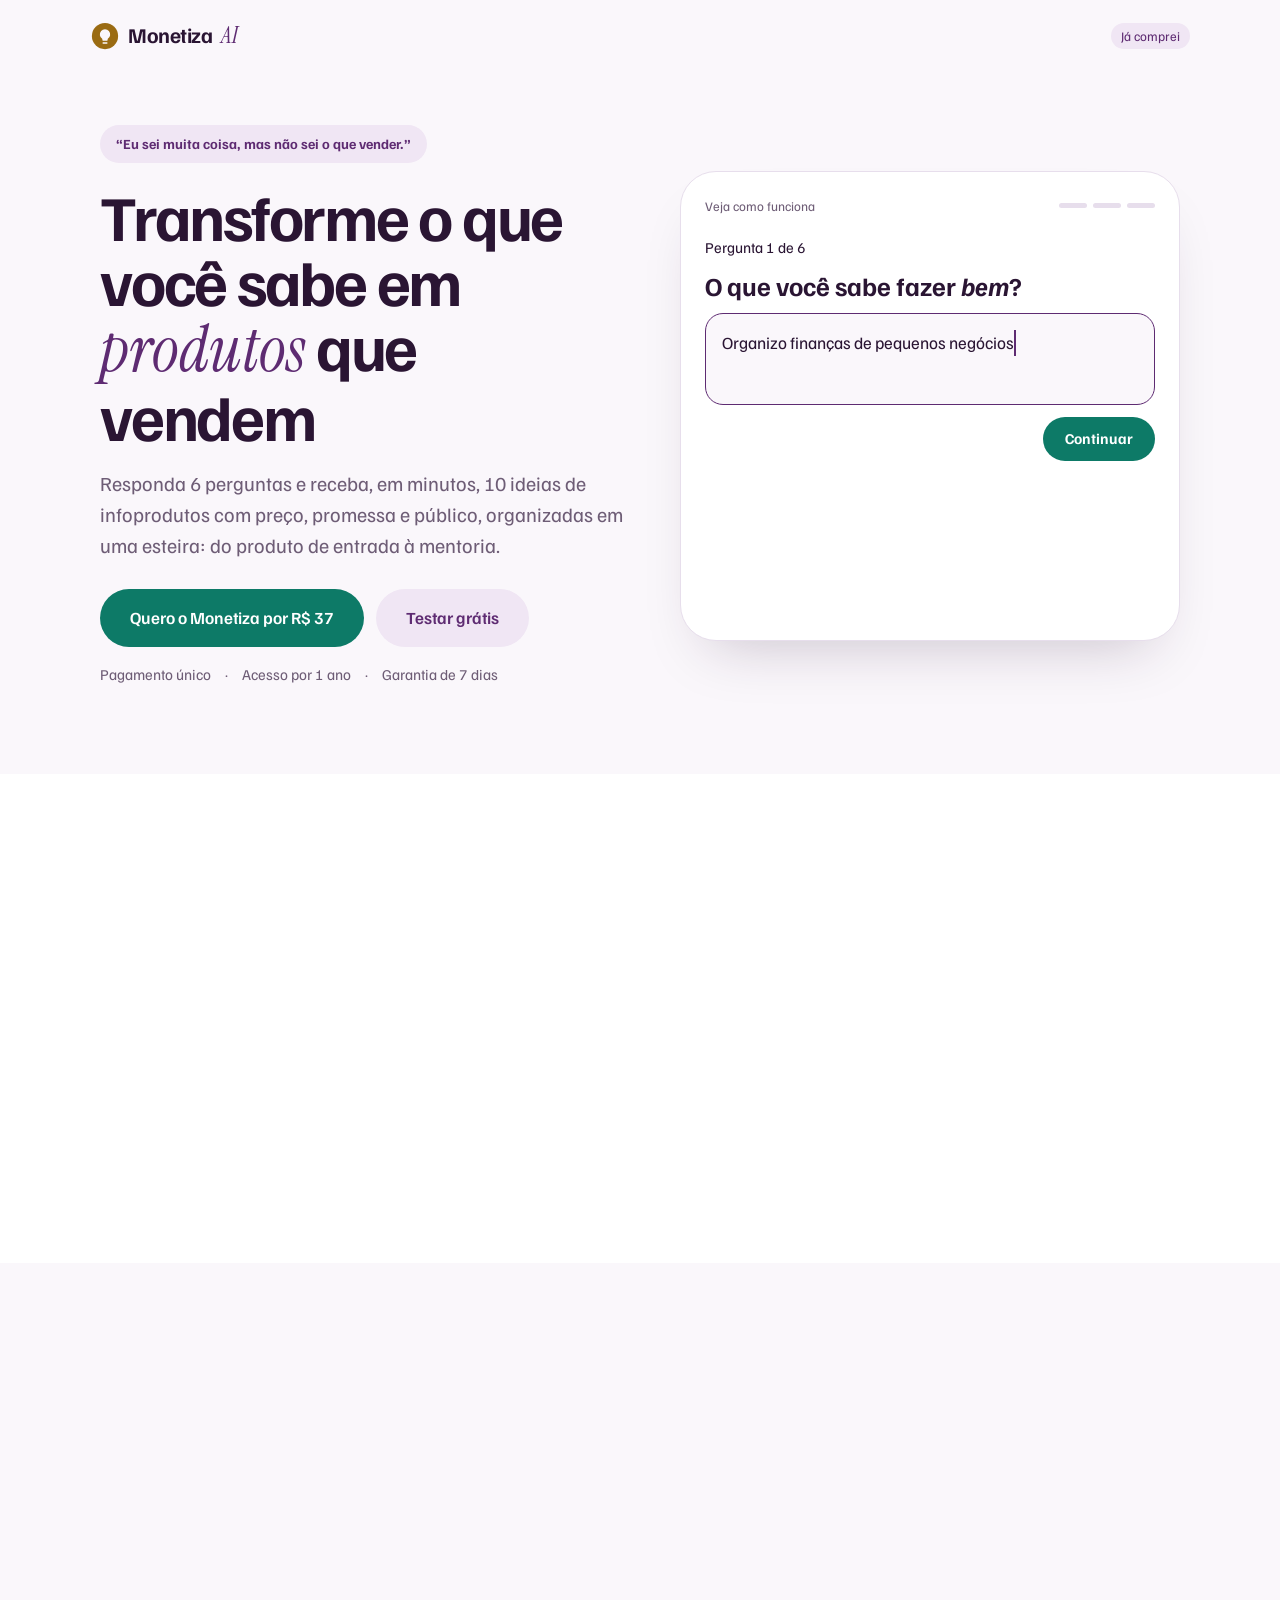
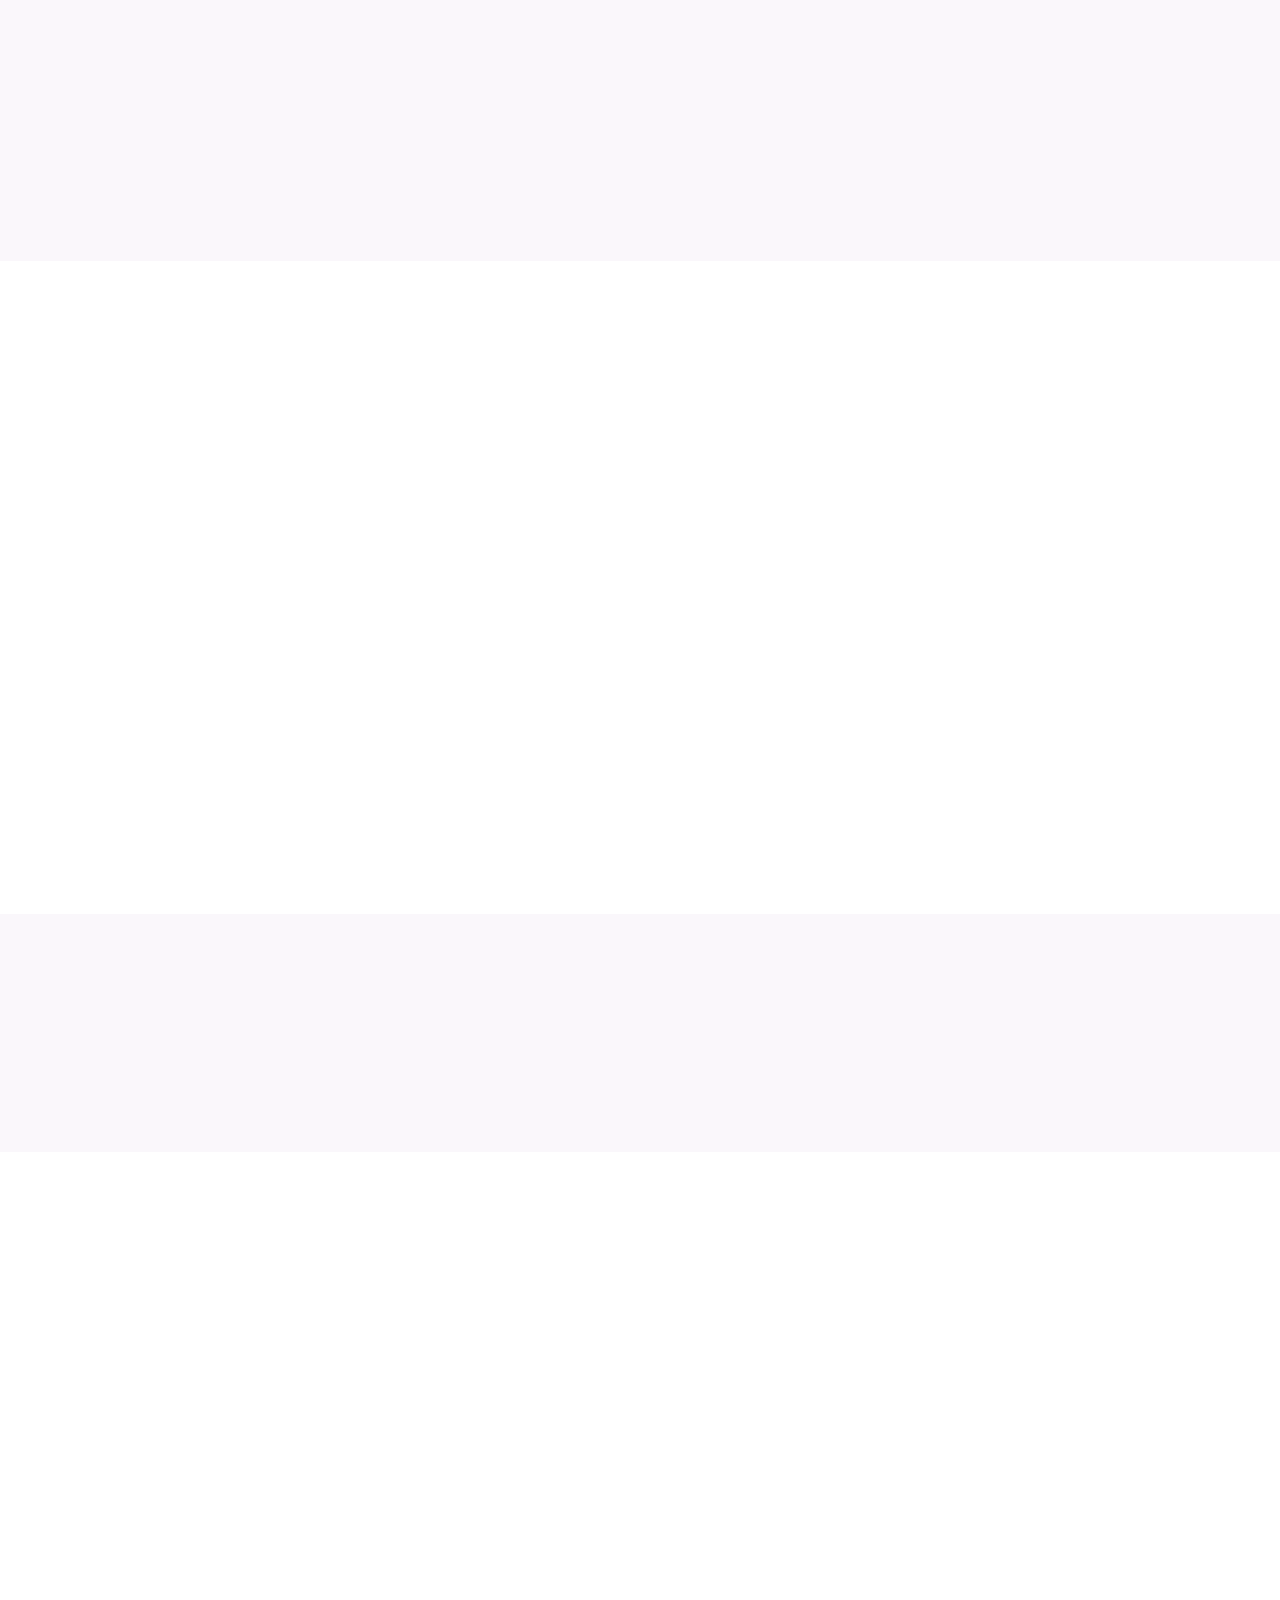
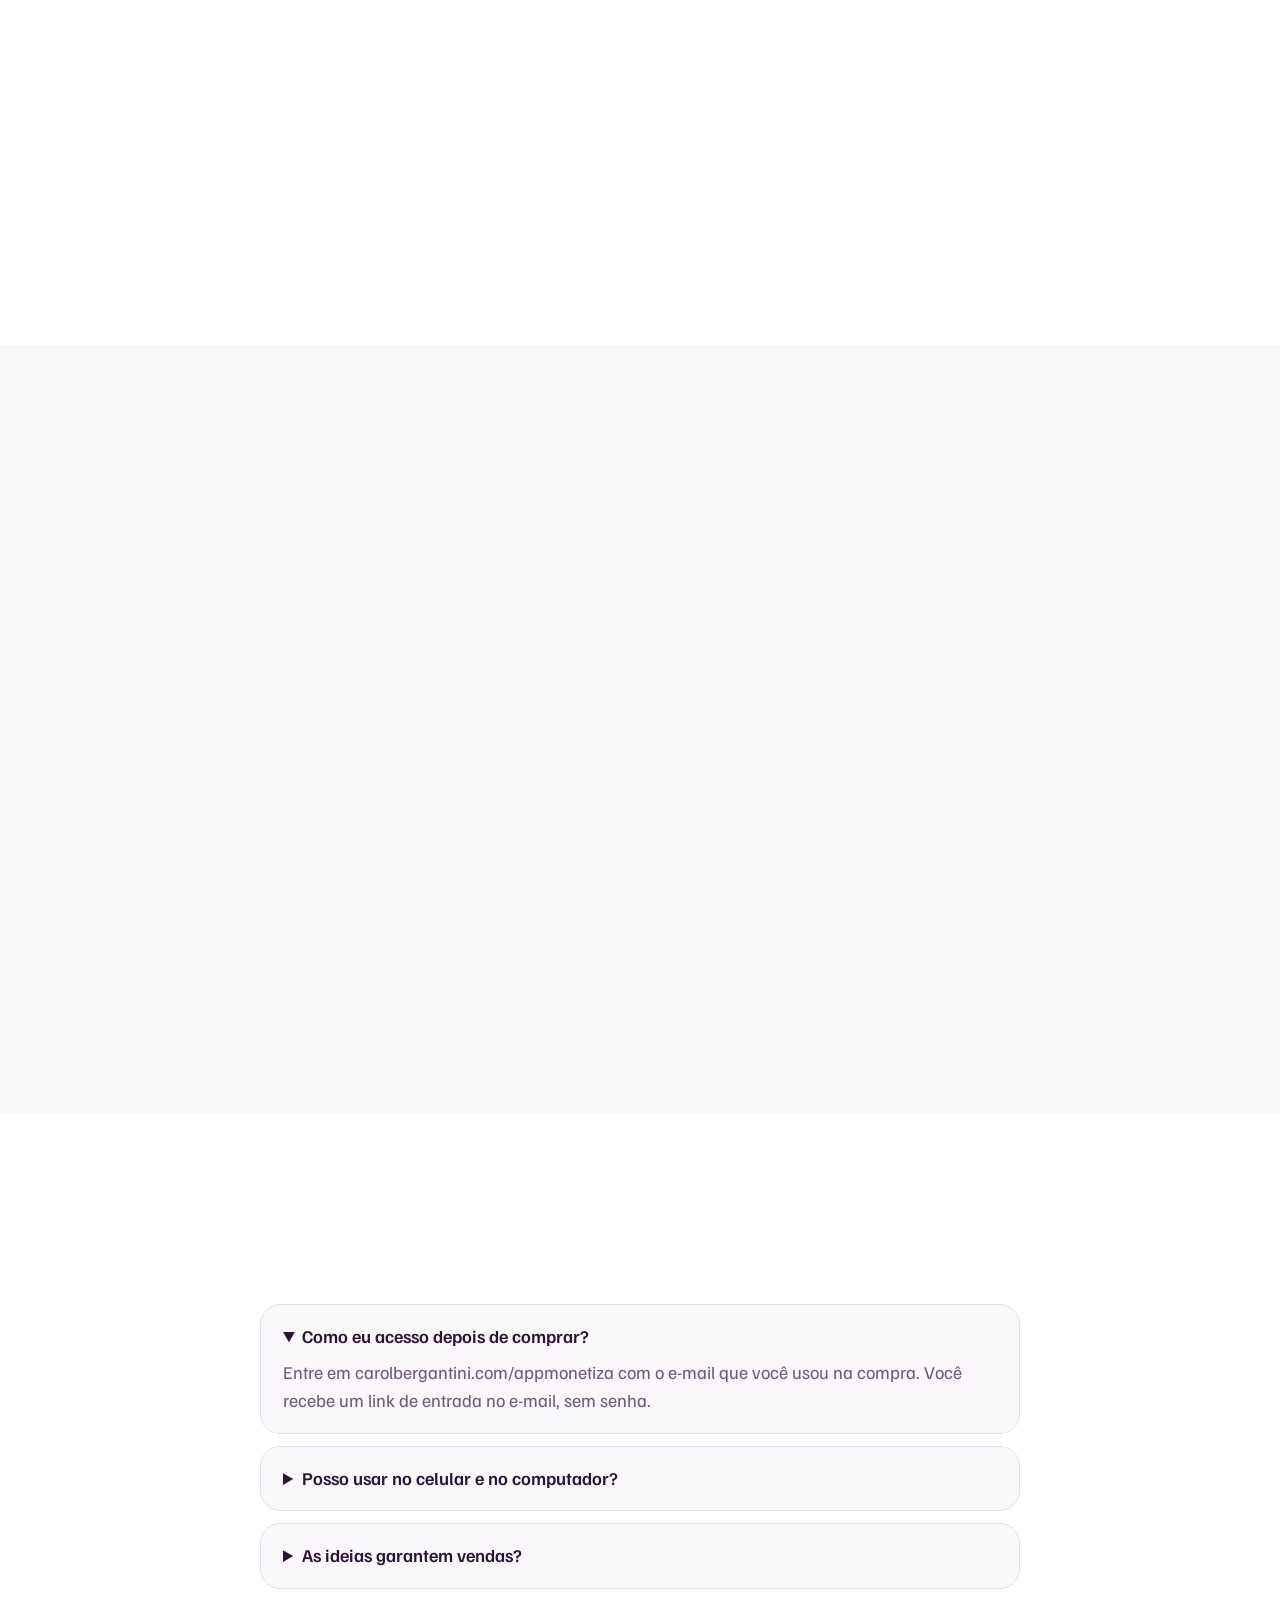
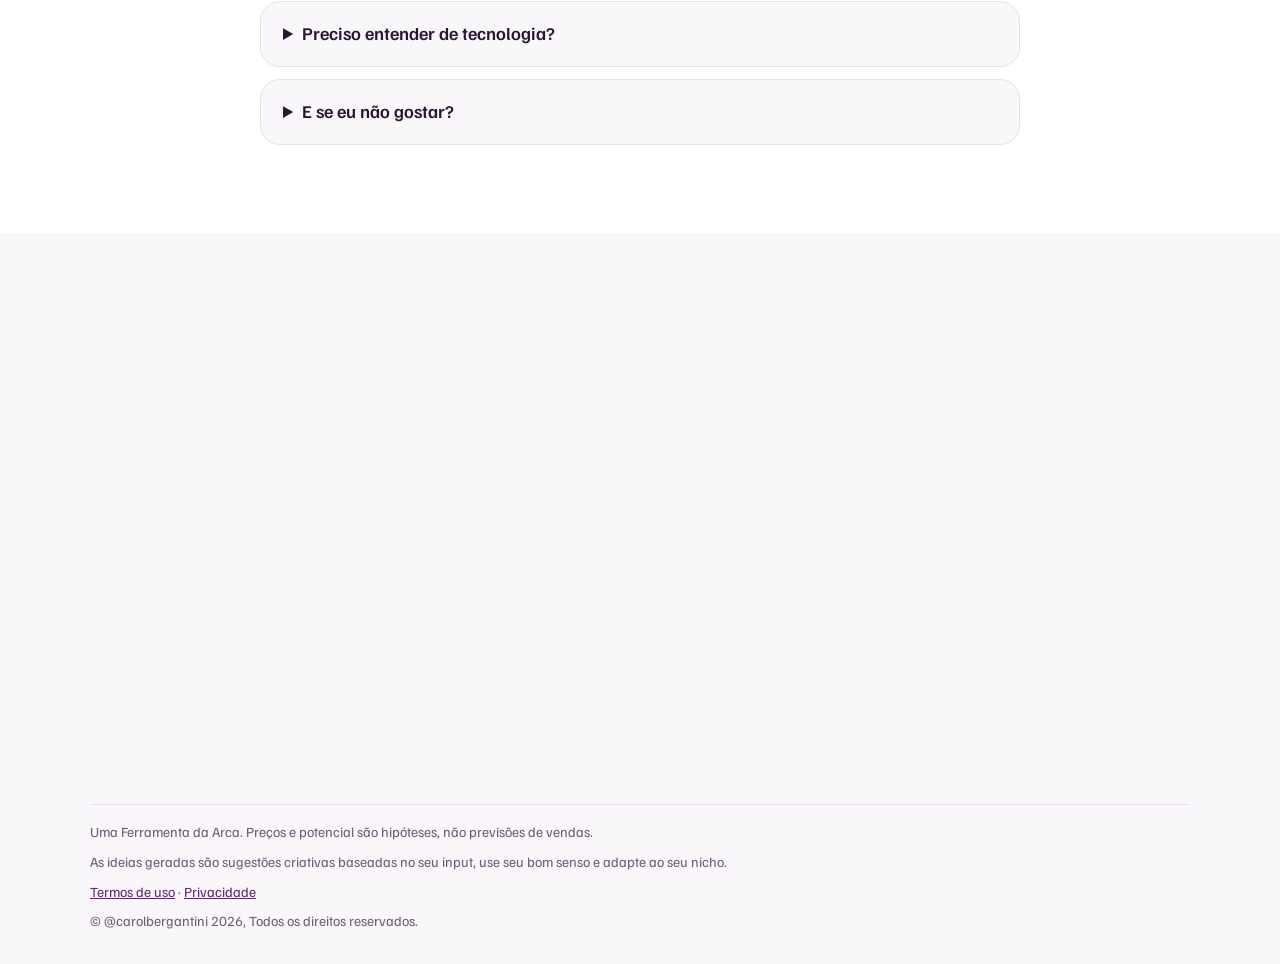
<file: index.html>
<!doctype html><meta charset="utf-8"><title>Carol Bergantini</title><meta http-equiv="refresh" content="0; url=/monetiza/"><link rel="canonical" href="https://carolbergantini.com/monetiza/"><a href="/monetiza/">Monetiza AI</a>
</file>
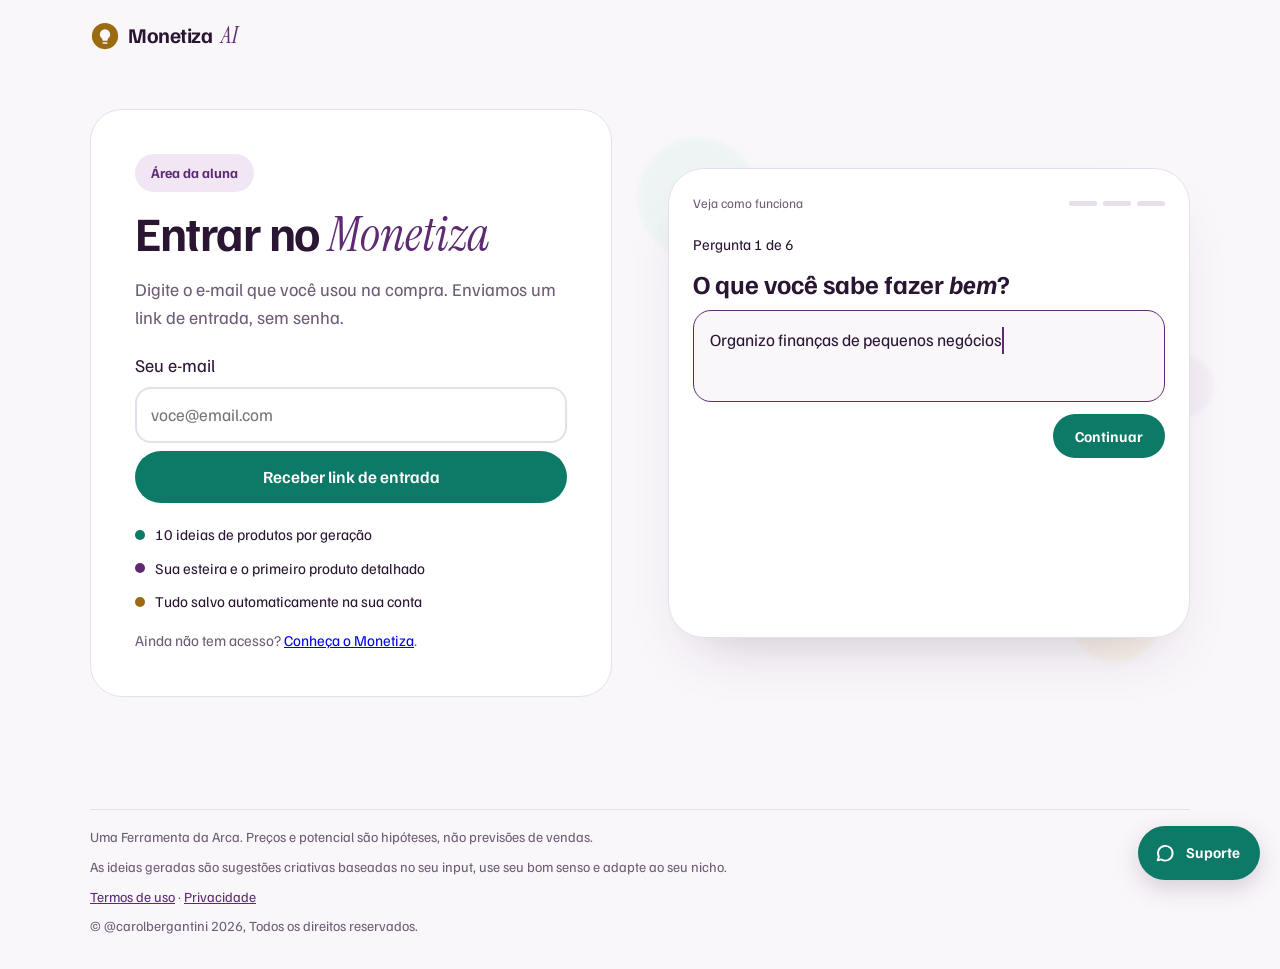
<file: appmonetiza/index.html>
<!doctype html>
<html lang="pt-BR">
<head>
<meta charset="utf-8">
<meta name="viewport" content="width=device-width, initial-scale=1, viewport-fit=cover">
<meta name="theme-color" content="#FAF7FB">
<meta name="robots" content="noindex, nofollow">
<title>Monetiza AI · Área da aluna</title>
<link rel="preconnect" href="https://fonts.googleapis.com">
<link rel="preconnect" href="https://fonts.gstatic.com" crossorigin>
<link href="https://fonts.googleapis.com/css2?family=Familjen+Grotesk:wght@400;500;600;700&family=Instrument+Serif:ital@1&display=swap" rel="stylesheet">
<link rel="icon" href="/monetiza/logo.svg" type="image/svg+xml">
<link rel="stylesheet" href="/monetiza/styles.css">
</head>
<body>
<header class="top">
  <a class="brand" href="/appmonetiza/" id="brand"><svg class="logo" viewBox="0 0 64 64" aria-hidden="true"><defs><mask id="mzm"><rect width="64" height="64" fill="#fff"/><path d="M26 38 A11 11 0 1 1 38 38 L37 42 H27 Z" fill="#000"/><path d="M28 47 H36" stroke="#000" stroke-width="3" stroke-linecap="round"/></mask></defs><circle cx="32" cy="32" r="28" fill="#9A6B12" mask="url(#mzm)"/></svg>Monetiza <span>AI</span></a>
  <span id="user"></span>
</header>
<main id="app" tabindex="-1"></main>
<footer class="foot">
  <p>Uma Ferramenta da Arca. Preços e potencial são hipóteses, não previsões de vendas.</p>
  <p>As ideias geradas são sugestões criativas baseadas no seu input, use seu bom senso e adapte ao seu nicho.</p>
  <p><a href="/monetiza/termos/">Termos de uso</a> · <a href="/monetiza/privacidade/">Privacidade</a></p>
  <p>© @carolbergantini 2026, Todos os direitos reservados.</p>
</footer>
<a class="wa" href="https://wa.me/5585999107083" target="_blank" rel="noopener" aria-label="Falar com o suporte no WhatsApp"><svg width="22" height="22" viewBox="0 0 24 24" aria-hidden="true"><path d="M4 20l1.3-3.9A8 8 0 1 1 8 19z" fill="none" stroke="currentColor" stroke-width="2" stroke-linejoin="round"/></svg><span>Suporte</span></a>
<noscript><p class="wrap">Ative o JavaScript para usar o Monetiza AI.</p></noscript>
<script type="module" src="/appmonetiza/app.js"></script>
</body>
</html>
</file>
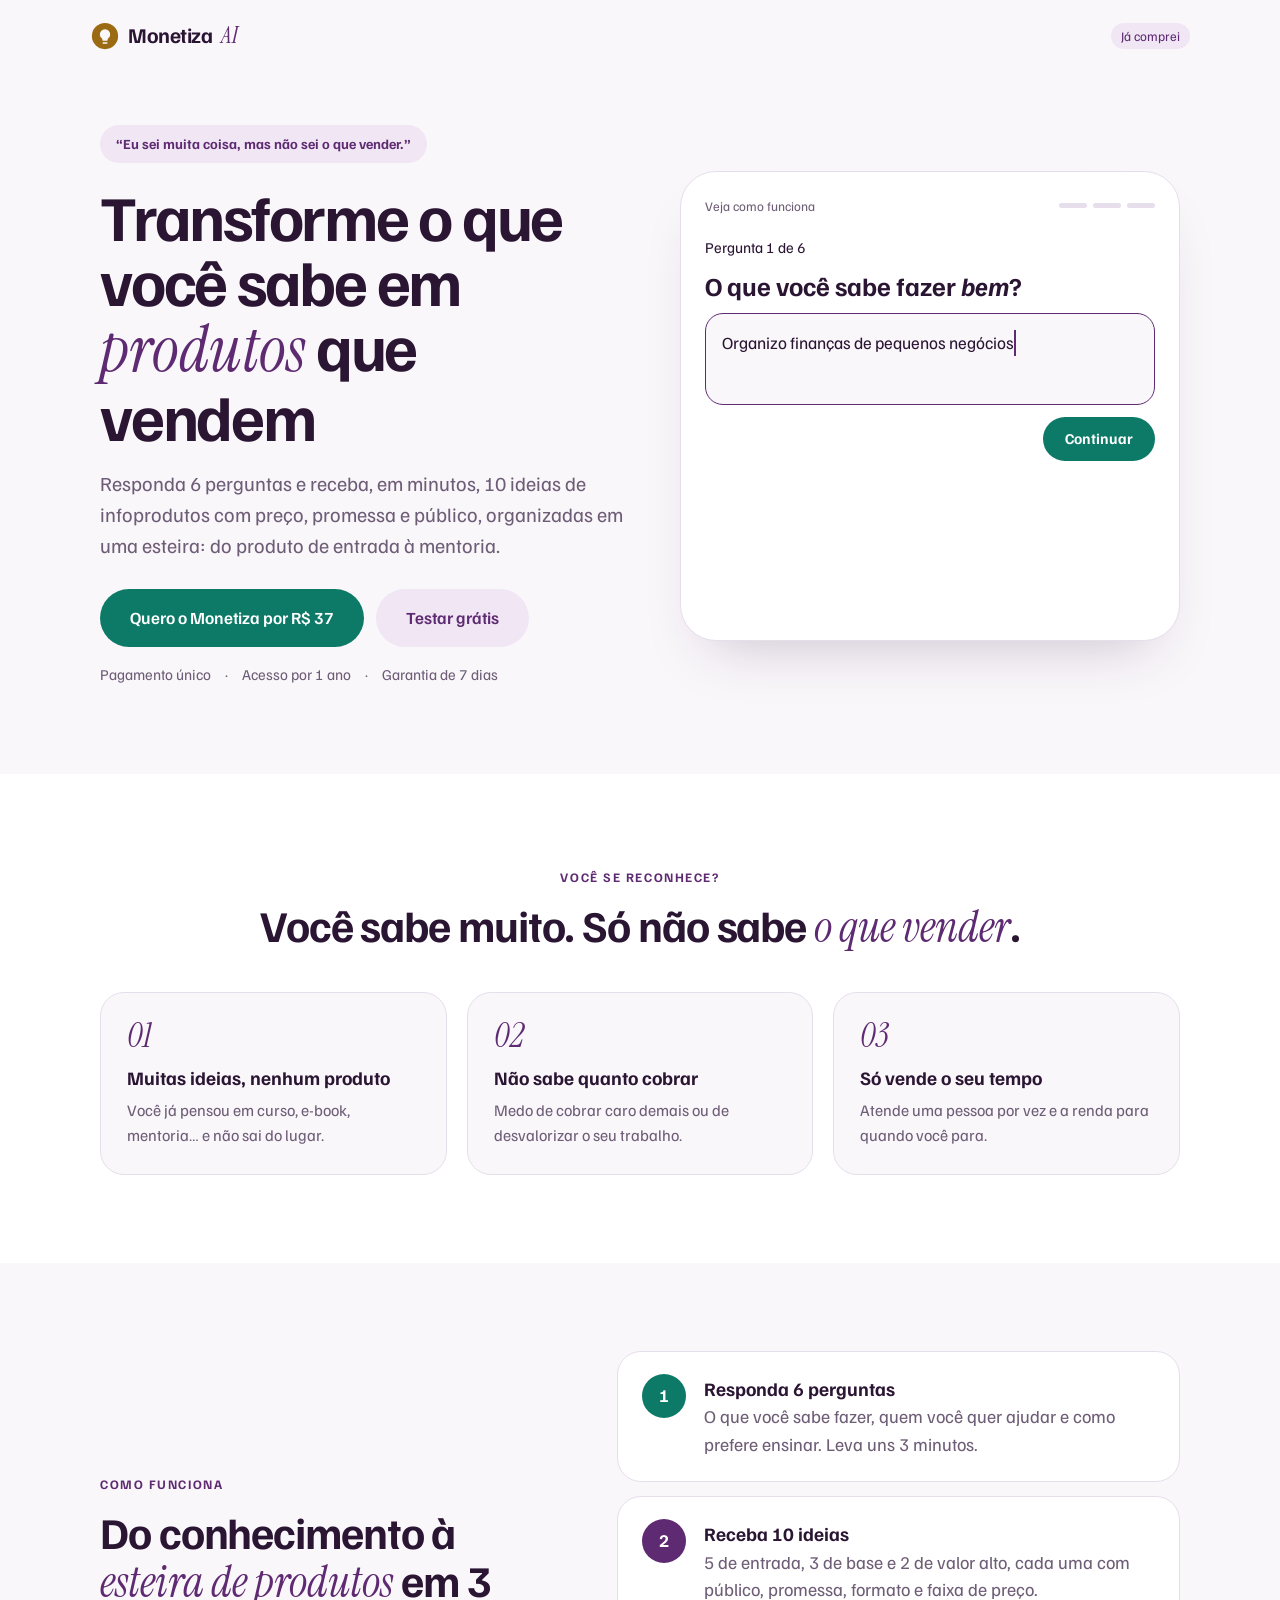
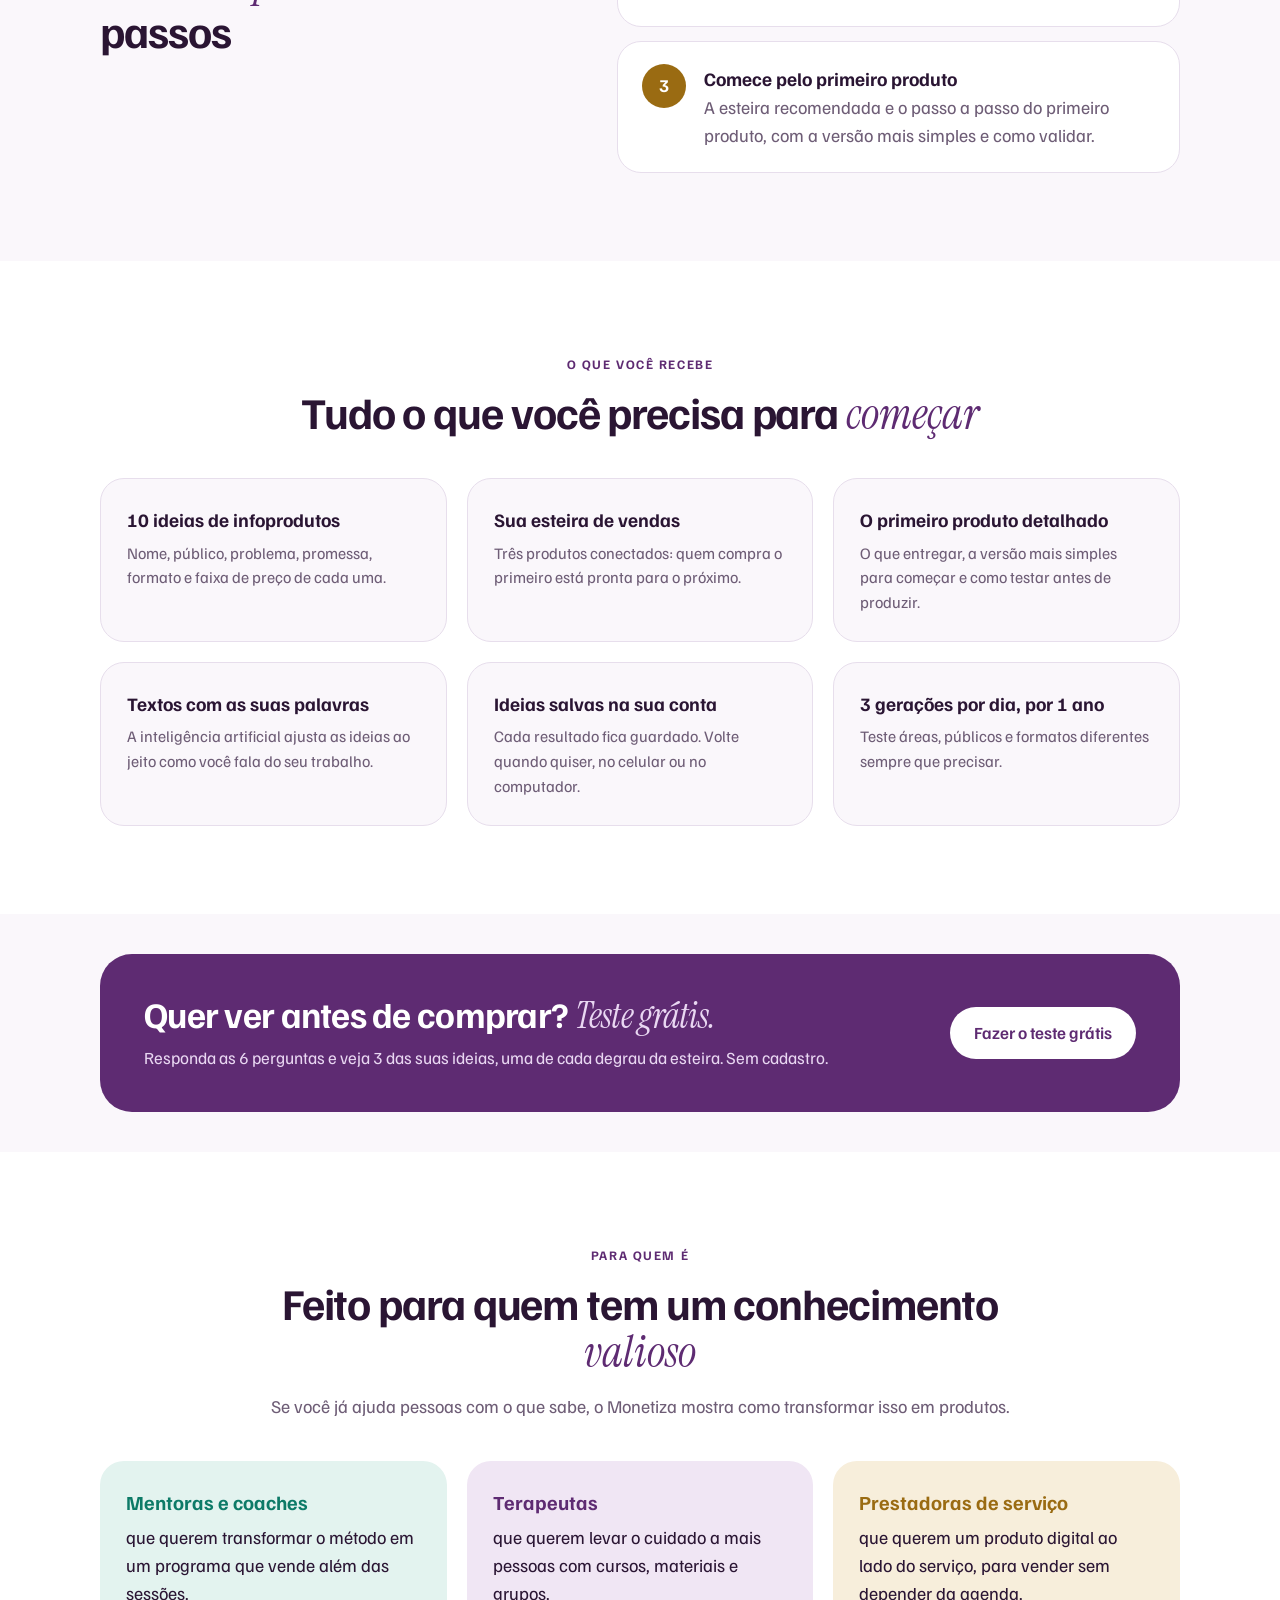
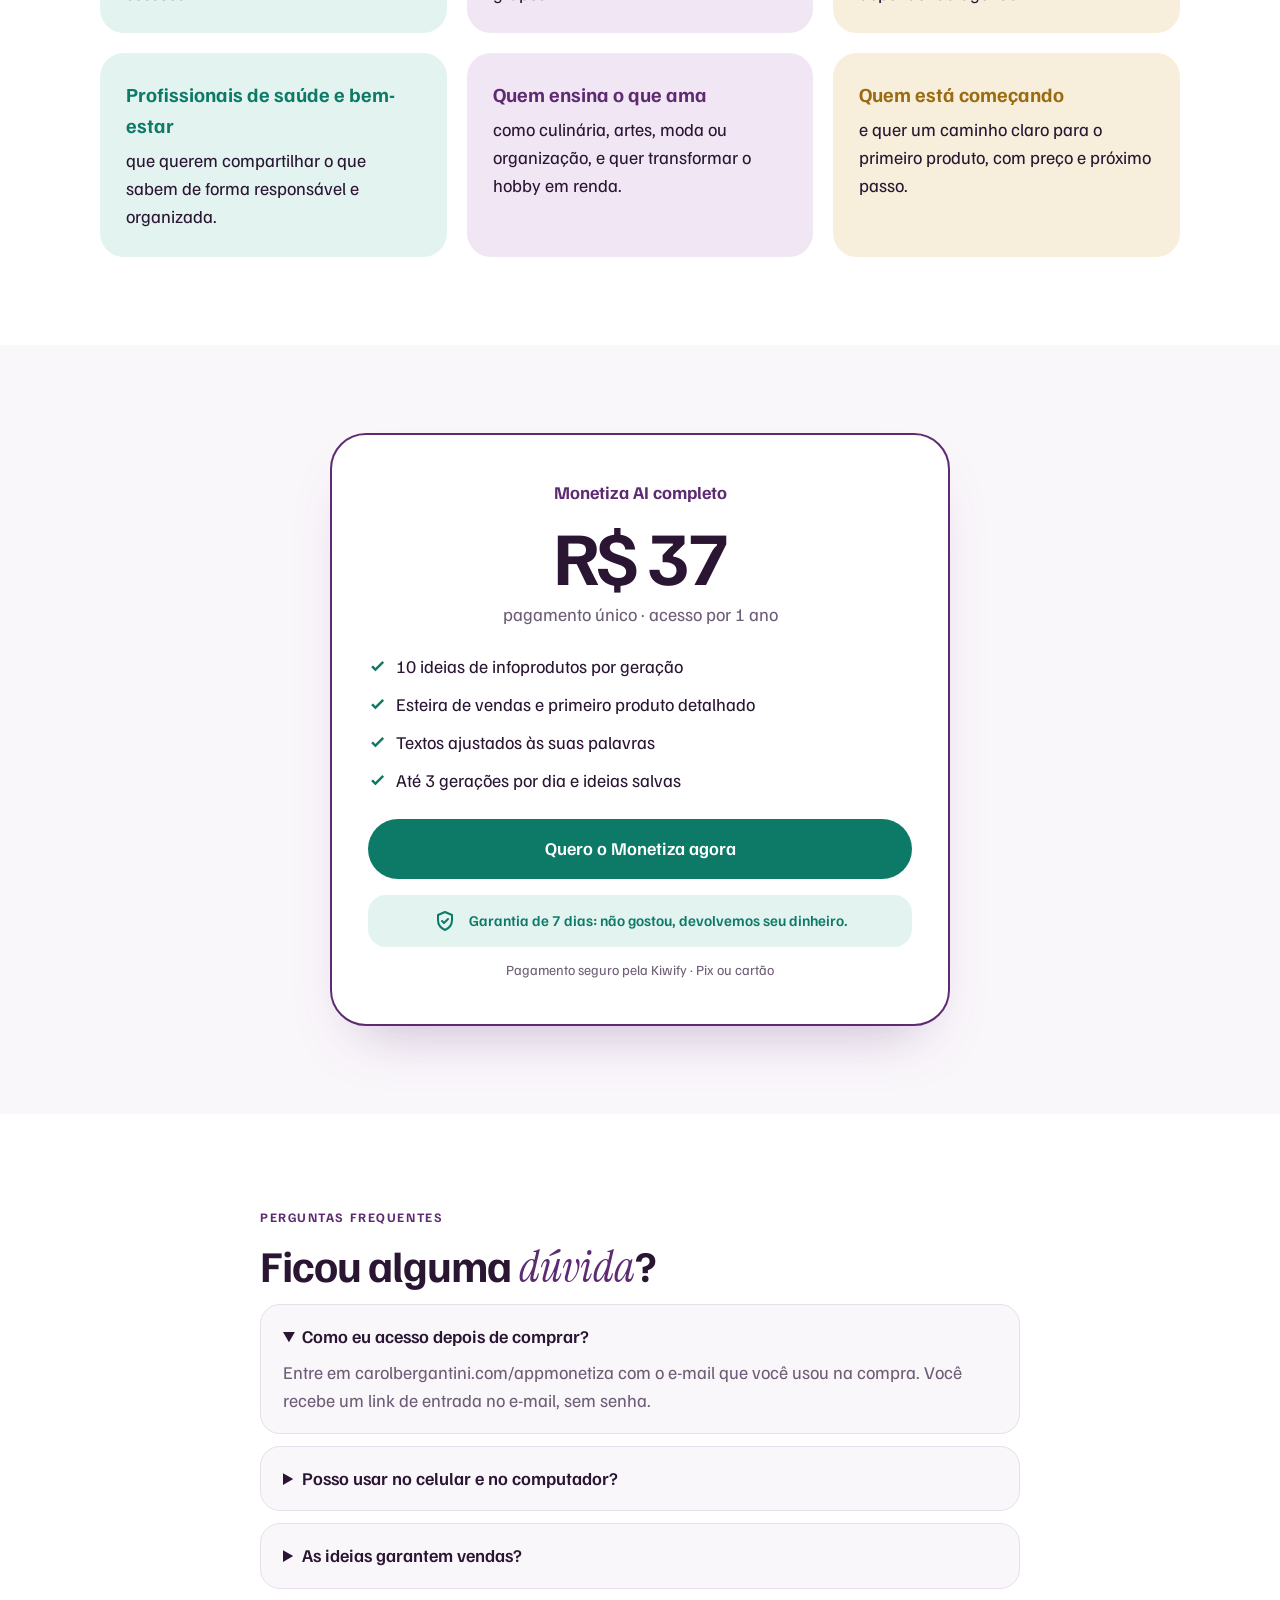
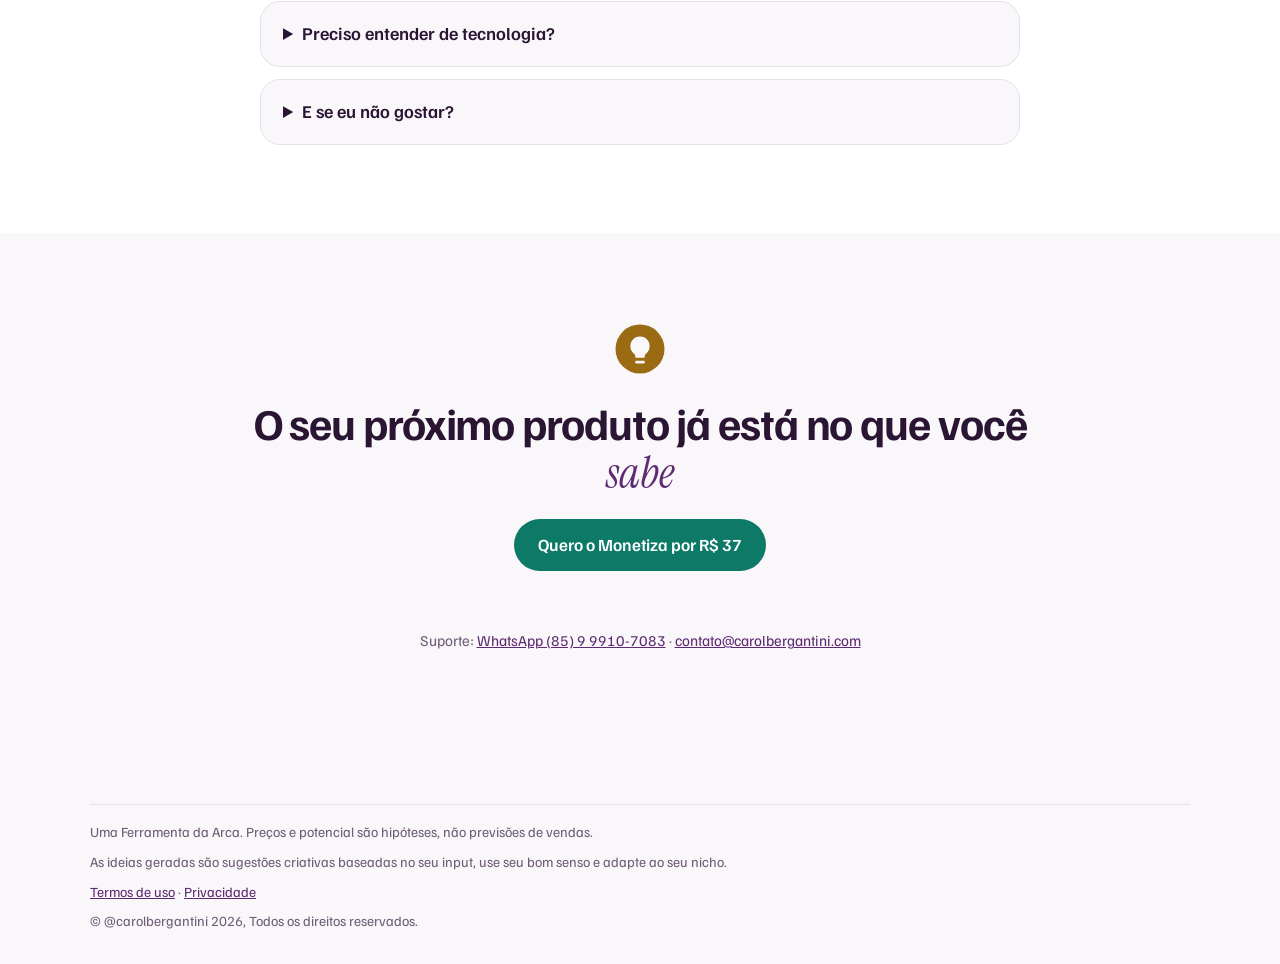
<file: monetiza/index.html>
<!doctype html>
<html lang="pt-BR">
<head>
<meta charset="utf-8">
<meta name="viewport" content="width=device-width, initial-scale=1, viewport-fit=cover">
<meta name="theme-color" content="#FAF7FB">
<title>Monetiza AI · Descubra o que você pode vender com o que já sabe</title>
<meta name="description" content="Responda 6 perguntas e receba 10 ideias de produtos digitais organizadas em uma esteira de vendas. R$ 37, acesso por 1 ano.">
<meta property="og:title" content="Monetiza AI">
<meta property="og:description" content="Descubra o que você pode vender com o que já sabe.">
<link rel="preconnect" href="https://fonts.googleapis.com">
<link rel="preconnect" href="https://fonts.gstatic.com" crossorigin>
<link href="https://fonts.googleapis.com/css2?family=Familjen+Grotesk:wght@400;500;600;700&family=Instrument+Serif:ital@1&display=swap" rel="stylesheet">
<link rel="icon" href="/monetiza/logo.svg" type="image/svg+xml">
<link rel="stylesheet" href="/monetiza/styles.css">
</head>
<body>
<header class="top">
  <a class="brand" href="/monetiza/" id="brand"><svg class="logo" viewBox="0 0 64 64" aria-hidden="true"><defs><mask id="mzm"><rect width="64" height="64" fill="#fff"/><path d="M26 38 A11 11 0 1 1 38 38 L37 42 H27 Z" fill="#000"/><path d="M28 47 H36" stroke="#000" stroke-width="3" stroke-linecap="round"/></mask></defs><circle cx="32" cy="32" r="28" fill="#9A6B12" mask="url(#mzm)"/></svg>Monetiza <span>AI</span></a>
  <a class="beta" href="/appmonetiza/">Já comprei</a>
</header>
<main id="app" tabindex="-1"></main>
<footer class="foot">
  <p>Uma Ferramenta da Arca. Preços e potencial são hipóteses, não previsões de vendas.</p>
  <p>As ideias geradas são sugestões criativas baseadas no seu input, use seu bom senso e adapte ao seu nicho.</p>
  <p><a href="/monetiza/termos/">Termos de uso</a> · <a href="/monetiza/privacidade/">Privacidade</a></p>
  <p>© @carolbergantini 2026, Todos os direitos reservados.</p>
</footer>
<noscript><p class="wrap">Ative o JavaScript para usar o Monetiza AI.</p></noscript>
<script type="module" src="/monetiza/amostra.js"></script>
</body>
</html>
</file>
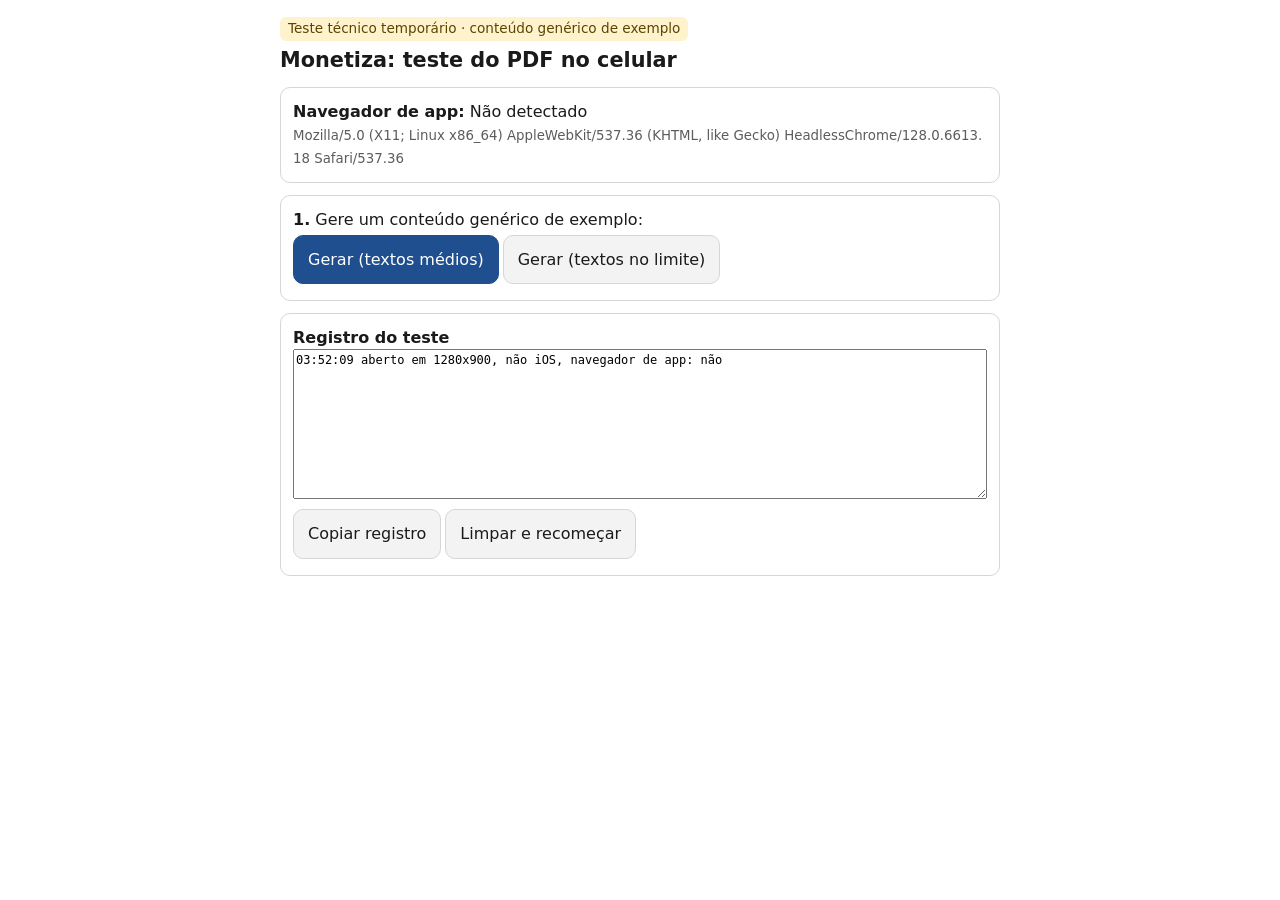
<file: teste-pdf/index.html>
<!doctype html>
<html lang="pt-BR"><head>
<meta charset="utf-8"><meta name="viewport" content="width=device-width, initial-scale=1">
<meta name="robots" content="noindex, nofollow">
<title>Teste técnico do PDF</title>
<style>
:root{--ink:#1a1a1a;--muted:#5c5c5c;--line:#d6d6d6;--card:#f3f3f3;--accent:#1f4f8f}
@media (prefers-color-scheme: dark){:root{--ink:#eee;--muted:#aaa;--line:#444;--card:#262626;--accent:#7fb0ff}}
body{margin:0;font:16px/1.45 system-ui,-apple-system,Segoe UI,Roboto,sans-serif;color:var(--ink);background:Canvas}
main{max-width:720px;margin:0 auto;padding:16px}
h1{font-size:1.3rem;margin:.2em 0}h3{margin:1.2em 0 .4em;font-size:1rem}
.tag{display:inline-block;background:#fff3cd;color:#5c4400;padding:2px 8px;border-radius:6px;font-size:.85rem}
button{font:inherit;padding:12px 14px;border-radius:10px;border:1px solid var(--line);background:var(--card);color:var(--ink);margin:4px 4px 4px 0;min-height:44px}
button.primary{background:var(--accent);color:#fff;border-color:var(--accent)}
.card{background:var(--card);border-radius:10px;padding:10px 12px;margin:6px 0;font-size:.95rem}
.ok{color:#1d7a3a;font-weight:600}.box{border:1px solid var(--line);border-radius:10px;padding:12px;margin:12px 0}
#aviso{background:#ffe8e8;color:#6b0000;border-radius:10px;padding:12px}
textarea{width:100%;box-sizing:border-box;height:150px;font:12px/1.4 ui-monospace,monospace}
small{color:var(--muted);word-break:break-all}
</style></head>
<body><main>
<span class="tag">Teste técnico temporário · conteúdo genérico de exemplo</span>
<h1>Monetiza: teste do PDF no celular</h1>
<div class="box"><b>Navegador de app:</b> <span id="app"></span><br><small id="ua"></small></div>
<div id="aviso" hidden><b>Você está no navegador interno de um app.</b> Teste os três botões abaixo. Se nenhum funcionar, toque em ⋯ e escolha "Abrir no navegador".</div>
<div class="box"><b>1.</b> Gere um conteúdo genérico de exemplo:<br>
<button id="b-base" class="primary">Gerar (textos médios)</button><button id="b-max">Gerar (textos no limite)</button></div>
<div id="acoes" class="box" hidden><b>2.</b> Recarregue a página e veja se o resultado continua aqui.<br><b>3.</b> Teste o PDF:<br>
<button id="b-down" class="primary">Baixar meu relatório</button><button id="b-tab">Abrir PDF em nova aba</button><button id="b-share">Compartilhar PDF</button></div>
<div id="resultado"></div>
<div class="box"><b>Registro do teste</b><textarea id="log" readonly></textarea>
<button id="b-copy">Copiar registro</button><button id="b-clear">Limpar e recomeçar</button></div>
</main><script type="module" src="./app.js"></script></body></html>
</file>
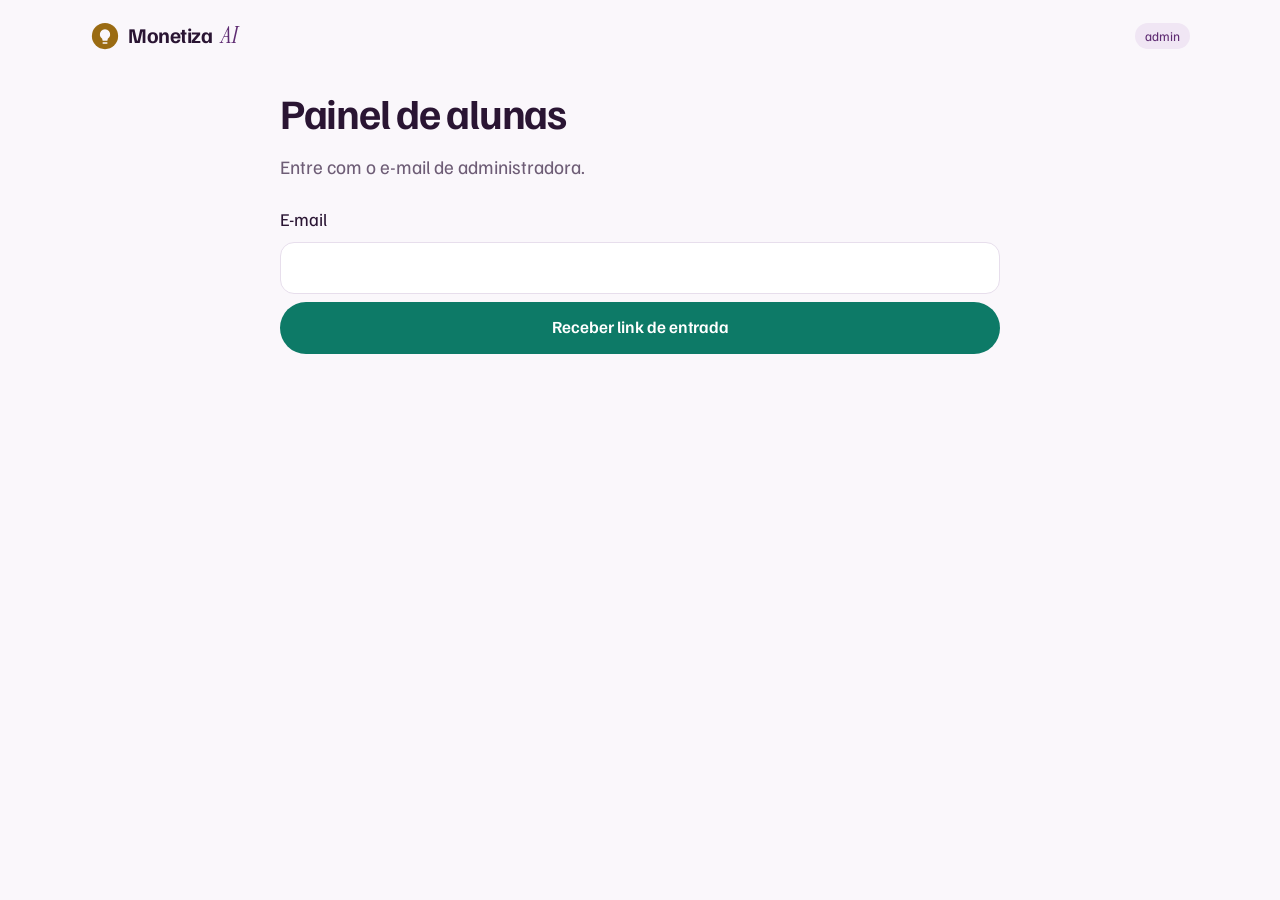
<file: appmonetiza/admin/index.html>
<!doctype html>
<html lang="pt-BR">
<head>
<meta charset="utf-8">
<meta name="viewport" content="width=device-width, initial-scale=1, viewport-fit=cover">
<meta name="robots" content="noindex, nofollow">
<title>Monetiza AI · Painel</title>
<link rel="preconnect" href="https://fonts.googleapis.com">
<link rel="preconnect" href="https://fonts.gstatic.com" crossorigin>
<link href="https://fonts.googleapis.com/css2?family=Familjen+Grotesk:wght@400;500;600;700&family=Instrument+Serif:ital@1&display=swap" rel="stylesheet">
<link rel="icon" href="/monetiza/logo.svg" type="image/svg+xml">
<link rel="stylesheet" href="/monetiza/styles.css">
</head>
<body>
<header class="top">
  <a class="brand" href="/appmonetiza/admin/" id="brand"><svg class="logo" viewBox="0 0 64 64" aria-hidden="true"><defs><mask id="mzm"><rect width="64" height="64" fill="#fff"/><path d="M26 38 A11 11 0 1 1 38 38 L37 42 H27 Z" fill="#000"/><path d="M28 47 H36" stroke="#000" stroke-width="3" stroke-linecap="round"/></mask></defs><circle cx="32" cy="32" r="28" fill="#9A6B12" mask="url(#mzm)"/></svg>Monetiza <span>AI</span></a>
  <span class="beta">admin</span>
</header>
<main id="app" tabindex="-1"></main>
<script type="module" src="/appmonetiza/admin.js"></script>
</body>
</html>
</file>
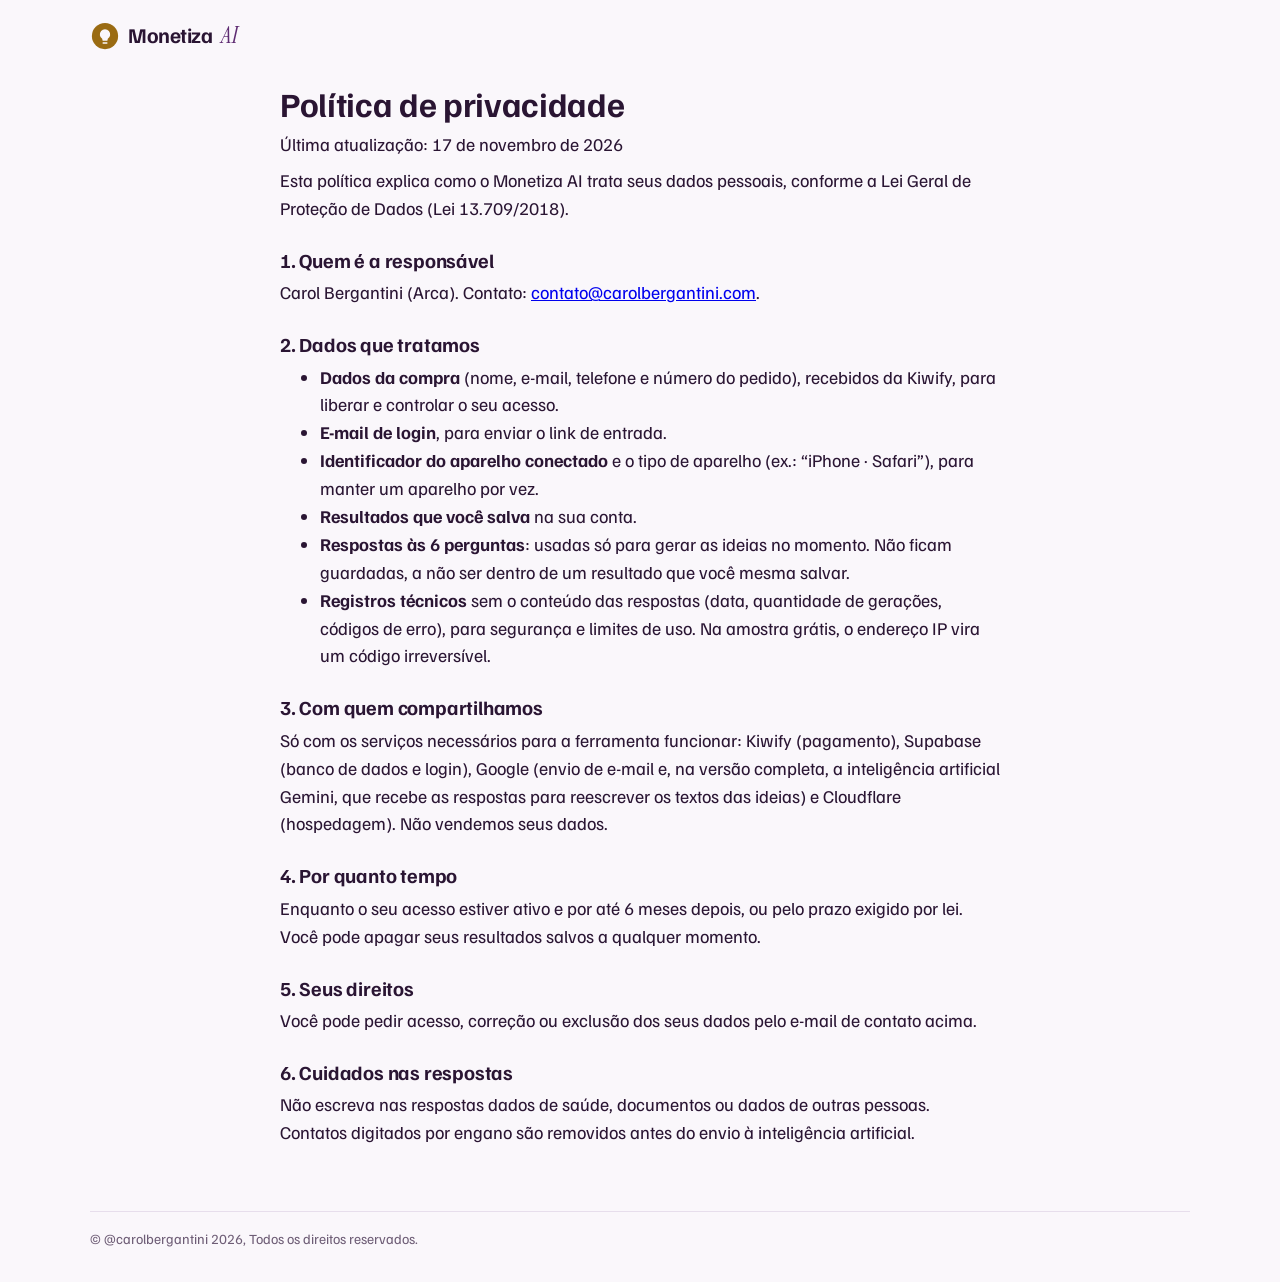
<file: monetiza/privacidade/index.html>
<!doctype html>
<html lang="pt-BR">
<head>
<meta charset="utf-8">
<meta name="viewport" content="width=device-width, initial-scale=1, viewport-fit=cover">
<title>Privacidade · Monetiza AI</title>
<link href="https://fonts.googleapis.com/css2?family=Familjen+Grotesk:wght@400;500;600;700&family=Instrument+Serif:ital@1&display=swap" rel="stylesheet">
<link rel="icon" href="/monetiza/logo.svg" type="image/svg+xml">
<link rel="stylesheet" href="/monetiza/styles.css">
</head>
<body>
<header class="top"><a class="brand" href="/monetiza/"><svg class="logo" viewBox="0 0 64 64" aria-hidden="true"><defs><mask id="mzm"><rect width="64" height="64" fill="#fff"/><path d="M26 38 A11 11 0 1 1 38 38 L37 42 H27 Z" fill="#000"/><path d="M28 47 H36" stroke="#000" stroke-width="3" stroke-linecap="round"/></mask></defs><circle cx="32" cy="32" r="28" fill="#9A6B12" mask="url(#mzm)"/></svg>Monetiza <span>AI</span></a></header>
<main>
<article class="legal">
<h1>Política de privacidade</h1>
<p class="meta">Última atualização: 17 de novembro de 2026</p>
<p>Esta política explica como o Monetiza AI trata seus dados pessoais, conforme a Lei Geral de Proteção de Dados (Lei 13.709/2018).</p>
<h2>1. Quem é a responsável</h2>
<p>Carol Bergantini (Arca). Contato: <a href="mailto:contato@carolbergantini.com">contato@carolbergantini.com</a>.</p>
<h2>2. Dados que tratamos</h2>
<ul>
<li><b>Dados da compra</b> (nome, e-mail, telefone e número do pedido), recebidos da Kiwify, para liberar e controlar o seu acesso.</li>
<li><b>E-mail de login</b>, para enviar o link de entrada.</li>
<li><b>Identificador do aparelho conectado</b> e o tipo de aparelho (ex.: “iPhone · Safari”), para manter um aparelho por vez.</li>
<li><b>Resultados que você salva</b> na sua conta.</li>
<li><b>Respostas às 6 perguntas</b>: usadas só para gerar as ideias no momento. Não ficam guardadas, a não ser dentro de um resultado que você mesma salvar.</li>
<li><b>Registros técnicos</b> sem o conteúdo das respostas (data, quantidade de gerações, códigos de erro), para segurança e limites de uso. Na amostra grátis, o endereço IP vira um código irreversível.</li>
</ul>
<h2>3. Com quem compartilhamos</h2>
<p>Só com os serviços necessários para a ferramenta funcionar: Kiwify (pagamento), Supabase (banco de dados e login), Google (envio de e-mail e, na versão completa, a inteligência artificial Gemini, que recebe as respostas para reescrever os textos das ideias) e Cloudflare (hospedagem). Não vendemos seus dados.</p>
<h2>4. Por quanto tempo</h2>
<p>Enquanto o seu acesso estiver ativo e por até 6 meses depois, ou pelo prazo exigido por lei. Você pode apagar seus resultados salvos a qualquer momento.</p>
<h2>5. Seus direitos</h2>
<p>Você pode pedir acesso, correção ou exclusão dos seus dados pelo e-mail de contato acima.</p>
<h2>6. Cuidados nas respostas</h2>
<p>Não escreva nas respostas dados de saúde, documentos ou dados de outras pessoas. Contatos digitados por engano são removidos antes do envio à inteligência artificial.</p>
</article>
</main>
<footer class="foot"><p>© @carolbergantini 2026, Todos os direitos reservados.</p></footer>
</body>
</html>
</file>
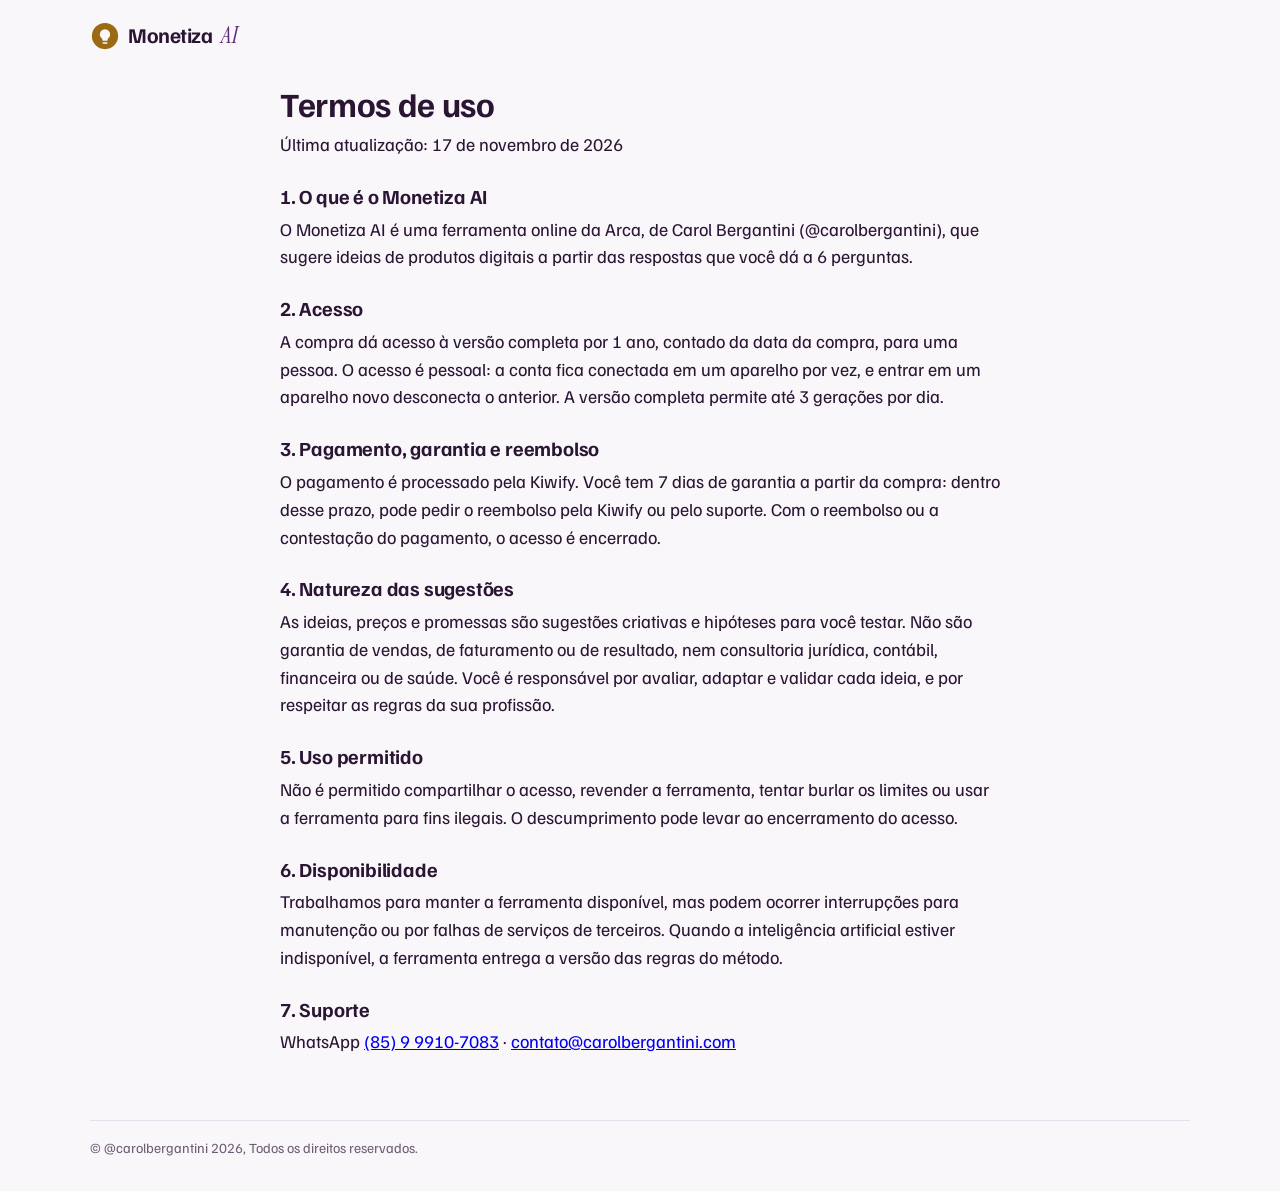
<file: monetiza/termos/index.html>
<!doctype html>
<html lang="pt-BR">
<head>
<meta charset="utf-8">
<meta name="viewport" content="width=device-width, initial-scale=1, viewport-fit=cover">
<title>Termos de uso · Monetiza AI</title>
<link href="https://fonts.googleapis.com/css2?family=Familjen+Grotesk:wght@400;500;600;700&family=Instrument+Serif:ital@1&display=swap" rel="stylesheet">
<link rel="icon" href="/monetiza/logo.svg" type="image/svg+xml">
<link rel="stylesheet" href="/monetiza/styles.css">
</head>
<body>
<header class="top"><a class="brand" href="/monetiza/"><svg class="logo" viewBox="0 0 64 64" aria-hidden="true"><defs><mask id="mzm"><rect width="64" height="64" fill="#fff"/><path d="M26 38 A11 11 0 1 1 38 38 L37 42 H27 Z" fill="#000"/><path d="M28 47 H36" stroke="#000" stroke-width="3" stroke-linecap="round"/></mask></defs><circle cx="32" cy="32" r="28" fill="#9A6B12" mask="url(#mzm)"/></svg>Monetiza <span>AI</span></a></header>
<main>
<article class="legal">
<h1>Termos de uso</h1>
<p class="meta">Última atualização: 17 de novembro de 2026</p>
<h2>1. O que é o Monetiza AI</h2>
<p>O Monetiza AI é uma ferramenta online da Arca, de Carol Bergantini (@carolbergantini), que sugere ideias de produtos digitais a partir das respostas que você dá a 6 perguntas.</p>
<h2>2. Acesso</h2>
<p>A compra dá acesso à versão completa por 1 ano, contado da data da compra, para uma pessoa. O acesso é pessoal: a conta fica conectada em um aparelho por vez, e entrar em um aparelho novo desconecta o anterior. A versão completa permite até 3 gerações por dia.</p>
<h2>3. Pagamento, garantia e reembolso</h2>
<p>O pagamento é processado pela Kiwify. Você tem 7 dias de garantia a partir da compra: dentro desse prazo, pode pedir o reembolso pela Kiwify ou pelo suporte. Com o reembolso ou a contestação do pagamento, o acesso é encerrado.</p>
<h2>4. Natureza das sugestões</h2>
<p>As ideias, preços e promessas são sugestões criativas e hipóteses para você testar. Não são garantia de vendas, de faturamento ou de resultado, nem consultoria jurídica, contábil, financeira ou de saúde. Você é responsável por avaliar, adaptar e validar cada ideia, e por respeitar as regras da sua profissão.</p>
<h2>5. Uso permitido</h2>
<p>Não é permitido compartilhar o acesso, revender a ferramenta, tentar burlar os limites ou usar a ferramenta para fins ilegais. O descumprimento pode levar ao encerramento do acesso.</p>
<h2>6. Disponibilidade</h2>
<p>Trabalhamos para manter a ferramenta disponível, mas podem ocorrer interrupções para manutenção ou por falhas de serviços de terceiros. Quando a inteligência artificial estiver indisponível, a ferramenta entrega a versão das regras do método.</p>
<h2>7. Suporte</h2>
<p>WhatsApp <a href="https://wa.me/5585999107083">(85) 9 9910-7083</a> · <a href="mailto:contato@carolbergantini.com">contato@carolbergantini.com</a></p>
</article>
</main>
<footer class="foot"><p>© @carolbergantini 2026, Todos os direitos reservados.</p></footer>
</body>
</html>
</file>
<file: monetiza/styles.css>
/* Monetiza AI · beta. Cores e fonte PROVISÓRIAS: troque só os tokens abaixo quando a identidade visual for aprovada. */
:root {
  --bg: #FAF7FB;          /* fundo lilás quase branco */
  --surface: #FFFFFF;
  --ink: #2A1533;         /* texto: ameixa profundo */
  --muted: #6E5D76;
  --line: #E7DEEC;
  --plum: #5E2B72;        /* marca / Base */
  --jade: #0D7A67;        /* Abre Carteira / ações */
  --jade-soft: #E3F3EF;
  --plum-soft: #F0E6F4;
  --gold: #9A6B12;        /* Personalização */
  --gold-soft: #F7EEDB;
  --danger: #A1322B;
  --font: "Familjen Grotesk", ui-sans-serif, system-ui, -apple-system, "Segoe UI", Roboto, sans-serif;
  --r-sm: 14px; --r-md: 24px; --serif: "Instrument Serif", Georgia, serif;
  color-scheme: light;
}
* { box-sizing: border-box; }
html { -webkit-text-size-adjust: 100%; }
body { margin: 0; background: var(--bg); color: var(--ink); font-family: var(--font); font-size: 17px; line-height: 1.55; }
h1, h2, h3 { line-height: 1.12; margin: 0; letter-spacing: -0.01em; }
p { margin: 0; }
button, input, textarea { font: inherit; color: inherit; }
:focus-visible { outline: 3px solid var(--jade); outline-offset: 2px; border-radius: 4px; }
.wrap, main > * { width: min(100% - 32px, 720px); margin-inline: auto; }

/* topo e rodapé */
.top { display: flex; align-items: center; justify-content: space-between; width: min(100% - 32px, 720px); margin: 0 auto; padding: 18px 0 8px; }
.brand { display: inline-flex; align-items: center; gap: 8px; font-weight: 700; font-size: 21px; color: var(--ink); text-decoration: none; letter-spacing: -0.02em; }
.brand .logo { width: 30px; height: 30px; flex: none; }
.brand span { color: var(--plum); font-family: var(--serif); font-style: italic; font-weight: 400; font-size: 1.08em; letter-spacing: 0; }
.beta { font-size: 13px; color: var(--plum); background: var(--plum-soft); padding: 3px 10px; border-radius: 99px; }
.foot { width: min(100% - 32px, 720px); margin: 56px auto 32px; padding-top: 16px; border-top: 1px solid var(--line); font-size: 14px; color: var(--muted); }
.foot p + p { margin-top: 8px; }
main { outline: none; padding-bottom: 8px; }

/* botões */
.btn { display: inline-flex; align-items: center; justify-content: center; gap: 8px; min-height: 52px; padding: 0 24px; border: 0; border-radius: 999px;
  background: var(--jade); color: #fff; font-weight: 600; font-size: 17px; cursor: pointer; text-decoration: none; }
.btn:hover { background: #0A6656; }
.btn[disabled] { background: #9FBDB6; cursor: not-allowed; }
.btn.ghost { background: transparent; color: var(--ink); border: 1.5px solid var(--line); }
.btn.ghost:hover { border-color: var(--muted); }
.btn.block { width: 100%; }
.link { background: none; border: 0; padding: 8px 0; color: var(--plum); font-weight: 600; text-decoration: underline; text-underline-offset: 3px; cursor: pointer; }

/* início */
.hero { padding: 28px 0 8px; }
.hero h1 { font-size: clamp(34px, 8.6vw, 54px); font-weight: 700; letter-spacing: -0.03em; max-width: 15ch; }
.hero .lead { margin-top: 16px; font-size: 19px; color: var(--muted); max-width: 34ch; }
.hero .cta { margin-top: 28px; }
.hero .meta { margin-top: 12px; font-size: 15px; color: var(--muted); }

/* a escada: o elemento de identidade da página */
.stairs { display: grid; grid-template-columns: repeat(3, minmax(0, 1fr)); align-items: end; gap: 8px; margin: 40px 0 8px; }
.step { border-radius: var(--r-sm) var(--r-sm) 0 0; padding: 14px 12px; color: var(--ink); display: flex; flex-direction: column; justify-content: flex-end; }
.step b { display: block; font-size: clamp(13px, 3.9vw, 16px); line-height: 1.2; hyphens: auto; }
.step small { hyphens: auto; }
.step small { display: block; margin-top: 4px; font-size: 13.5px; line-height: 1.35; color: var(--muted); }
.step.t1 { background: var(--jade-soft); min-height: 120px; border-top: 4px solid var(--jade); }
.step.t2 { background: var(--plum-soft); min-height: 170px; border-top: 4px solid var(--plum); }
.step.t3 { background: var(--gold-soft); min-height: 220px; border-top: 4px solid var(--gold); }
.stairs-base { height: 6px; background: var(--ink); border-radius: 3px; opacity: .85; }

.how { margin-top: 48px; }
.how h2 { font-size: 24px; }
.how ol { list-style: none; padding: 0; margin: 18px 0 0; display: grid; gap: 14px; counter-reset: s; }
.how li { counter-increment: s; display: grid; grid-template-columns: 34px 1fr; gap: 12px; align-items: start; }
.how li::before { content: counter(s); width: 34px; height: 34px; border-radius: 50%; background: var(--surface); border: 1.5px solid var(--line); display: grid; place-items: center; font-weight: 700; color: var(--plum); }
.note { margin-top: 32px; padding: 14px 16px; background: var(--surface); border: 1px solid var(--line); border-radius: var(--r-sm); font-size: 15px; color: var(--muted); }

/* questionário */
.q { padding-top: 12px; }
.progress { display: grid; grid-template-columns: repeat(6, 1fr); gap: 6px; }
.progress i { height: 6px; border-radius: 3px; background: var(--line); }
.progress i.on { background: var(--jade); }
.q .count { margin-top: 12px; font-size: 14px; color: var(--muted); }
.q h1 { margin-top: 10px; font-size: clamp(26px, 6.6vw, 36px); font-weight: 700; letter-spacing: -0.02em; }
.q .help { margin-top: 10px; color: var(--muted); }
.q .ex { margin-top: 6px; font-size: 15px; color: var(--muted); font-style: italic; }
.field { margin-top: 20px; }
textarea, input[type=text] { width: 100%; border: 1.5px solid var(--line); border-radius: var(--r-sm); background: var(--surface); padding: 14px; font-size: 17px; line-height: 1.5; }
textarea { min-height: 150px; resize: vertical; }
textarea:focus, input[type=text]:focus { border-color: var(--jade); outline: none; box-shadow: 0 0 0 3px var(--jade-soft); }
.counter { margin-top: 6px; font-size: 13px; color: var(--muted); text-align: right; }
.quick { margin-top: 8px; }
.opts { display: grid; gap: 10px; margin-top: 20px; }
.opt { display: flex; gap: 12px; align-items: center; min-height: 54px; padding: 12px 14px; border: 1.5px solid var(--line); border-radius: var(--r-sm); background: var(--surface); cursor: pointer; }
.opt input { width: 20px; height: 20px; accent-color: var(--jade); flex: none; margin: 0; }
.opt:has(input:checked) { border-color: var(--jade); background: var(--jade-soft); }
.opt.off { opacity: .45; cursor: not-allowed; }
.other { margin-top: 10px; }
.nav { display: flex; gap: 12px; justify-content: space-between; align-items: center; margin-top: 28px; }
.nav .btn { flex: 1; max-width: 260px; margin-left: auto; }
.err { margin-top: 10px; color: var(--danger); font-size: 15px; }

/* espera */
.wait { padding-top: 36px; }
.wait h1 { font-size: clamp(26px, 6.6vw, 34px); }
.wait p.sub { margin-top: 10px; color: var(--muted); }
.wait .stairs .step { opacity: .25; transition: opacity .6s ease; }
.wait .stairs .step.lit { opacity: 1; }
.wait ul { list-style: none; padding: 0; margin: 22px 0 0; display: grid; gap: 8px; }
.wait li { color: var(--muted); }
.wait li.done { color: var(--ink); }
.wait li.done::before { content: "✓ "; color: var(--jade); font-weight: 700; }

/* erro */
.problem { padding-top: 32px; }
.problem h1 { font-size: 28px; }
.problem p { margin-top: 12px; color: var(--muted); }
.problem .actions { display: grid; gap: 10px; margin-top: 24px; max-width: 360px; }

/* resultado */
.res { padding-top: 20px; }
.res h1 { font-size: clamp(32px, 8vw, 46px); font-weight: 700; letter-spacing: -0.03em; }
.res .summary { margin-top: 14px; font-size: 18px; }
.res .area { margin-top: 14px; padding: 12px 14px; background: var(--surface); border-left: 4px solid var(--plum); border-radius: 0 var(--r-sm) var(--r-sm) 0; }
.res .area b { color: var(--plum); }
.res details.assump { margin-top: 12px; font-size: 15px; color: var(--muted); }
.res details.assump summary { cursor: pointer; color: var(--plum); font-weight: 600; }
.res details.assump ul { margin: 8px 0 0; padding-left: 20px; }
.res section { margin-top: 44px; }
.res h2 { font-size: 26px; letter-spacing: -0.02em; }
.res .intro { margin-top: 8px; color: var(--muted); }

.ladder { margin-top: 18px; }
.ladder .stairs { margin: 0; gap: 6px; }
.ladder .step { min-height: 0; padding: 12px 10px 14px; }
.ladder .step.t1 { min-height: 150px; } .ladder .step.t2 { min-height: 200px; } .ladder .step.t3 { min-height: 250px; }
.ladder .step .tier { font-size: 13px; font-weight: 600; }
.ladder .step.t1 .tier { color: var(--jade); } .ladder .step.t2 .tier { color: var(--plum); } .ladder .step.t3 .tier { color: var(--gold); }
.ladder .step b { margin-top: 6px; font-size: 15px; }
.ladder .step small { font-size: 13px; }
.ladder .step small { color: var(--ink); font-weight: 600; }
.ladder .prog { margin-top: 16px; }

.tier-h { display: flex; align-items: baseline; gap: 10px; flex-wrap: wrap; }
.tier-h .n { font-size: 15px; color: var(--muted); }
.ideas { display: grid; gap: 14px; margin-top: 16px; }
.idea { background: var(--surface); border: 1px solid var(--line); border-radius: var(--r-md); padding: 18px; border-top: 4px solid var(--c); }
.idea.t1 { --c: var(--jade); } .idea.t2 { --c: var(--plum); } .idea.t3 { --c: var(--gold); }
.idea .head { display: flex; flex-wrap: wrap; justify-content: space-between; gap: 4px 12px; align-items: baseline; }
.idea h3 { flex: 1 1 14ch; min-width: 0; }
.idea h3 { font-size: 20px; }
.idea .price { flex: none; font-weight: 700; color: var(--c); white-space: nowrap; font-size: 16px; }
.idea .sub { margin-top: 4px; color: var(--muted); }
.idea .pick { display: inline-block; margin-top: 10px; font-size: 13px; font-weight: 600; color: var(--c); background: color-mix(in srgb, var(--c) 10%, white); padding: 3px 10px; border-radius: 99px; }
.idea dl { margin: 14px 0 0; display: grid; gap: 10px; }
.idea dt { font-size: 14px; font-weight: 600; color: var(--muted); }
.idea dd { margin: 2px 0 0; }
.again { margin-top: 44px; padding: 20px; background: var(--surface); border: 1px solid var(--line); border-radius: var(--r-md); }
.again p { color: var(--muted); margin-bottom: 14px; }

/* telas estreitas: a escada vira 3 degraus empilhados; o de entrada embaixo, cada degrau acima mais à direita */
@media (max-width: 480px) {
  .ladder .stairs { display: flex; flex-direction: column-reverse; align-items: stretch; gap: 6px; }
  .ladder .step, .ladder .step.t1, .ladder .step.t2, .ladder .step.t3 { min-height: 0; border-radius: var(--r-sm); padding: 12px 14px; }
  .ladder .step.t2 { margin-left: 10%; } .ladder .step.t3 { margin-left: 20%; }
  .ladder .stairs-base { display: none; }
  .ladder .step b { font-size: 17px; }
}
@media (max-width: 420px) {
  .stairs { display: flex; flex-direction: column-reverse; align-items: stretch; gap: 6px; }
  .step, .step.t1, .step.t2, .step.t3 { min-height: 0; border-radius: var(--r-sm); padding: 10px 12px; }
  .step.t2 { margin-left: 10%; } .step.t3 { margin-left: 20%; }
  .stairs-base { display: none; }
}
@media (min-width: 720px) {
  body { font-size: 18px; }
  .ideas.cols { grid-template-columns: 1fr 1fr; }
  .step b { font-size: 18px; }
}
@media (prefers-reduced-motion: reduce) { * { transition: none !important; animation: none !important; } }

/* ---------- versão paga: venda, login, salvas, admin ---------- */
.sr { position: absolute; left: -9999px; }
.opts { border: 0; padding: 0; margin: 20px 0 0; }
.hero.narrow h1 { font-size: clamp(30px, 7vw, 42px); }
.hero .cta { display: grid; gap: 10px; }
.top a.beta { text-decoration: none; }
.sales { margin-top: 40px; }
.sales h2, .faq h2 { font-size: 24px; margin-bottom: 12px; }
.checks { list-style: none; padding: 0; margin: 0; display: grid; gap: 10px; }
.checks li { padding-left: 28px; position: relative; }
.checks li::before { content: "✓"; position: absolute; left: 0; color: var(--jade); font-weight: 700; }
.price { margin-top: 44px; padding: 28px 22px; border-radius: var(--r-md); background: var(--surface); border: 1.5px solid var(--line); text-align: center; }
.price .tag { color: var(--plum); font-weight: 600; }
.price .value { font-size: 52px; font-weight: 700; letter-spacing: -0.03em; margin-top: 4px; }
.price .cond { color: var(--muted); margin-bottom: 18px; }
.price .meta, .locked .meta { margin-top: 12px; font-size: 14px; color: var(--muted); }
.faq { margin-top: 44px; }
.faq details { border-top: 1px solid var(--line); padding: 14px 0; }
.faq summary { font-weight: 600; cursor: pointer; }
.faq details p { margin-top: 8px; color: var(--muted); }
.support { margin-top: 36px; font-size: 15px; color: var(--muted); }
.support a, .foot a { color: var(--plum); }
.locked { margin-top: 36px; padding: 24px 20px; border-radius: var(--r-md); background: var(--plum-soft); }
.locked h2 { font-size: 24px; margin: 8px 0 12px; }
.locked .checks { margin-bottom: 20px; }
.locked .blur { filter: blur(3px); opacity: .7; }
.login { display: grid; gap: 8px; margin-top: 24px; }
.login input, .grid input, .busca { min-height: 52px; padding: 0 14px; border: 1.5px solid var(--line); border-radius: var(--r-sm); background: var(--surface); font-size: 17px; }
.err { color: var(--danger); margin-top: 12px; }
.actions { display: flex; flex-wrap: wrap; gap: 10px; margin-top: 24px; }
.savebar { display: flex; flex-wrap: wrap; gap: 10px; margin: 20px 0 8px; align-items: center; }
.first { margin-top: 36px; padding: 22px 20px; border-radius: var(--r-md); background: var(--surface); border: 1.5px solid var(--line); }
.first h2 { font-size: 22px; }
.first h3 { font-size: 16px; margin: 18px 0 6px; color: var(--plum); }
.first ul { margin: 0; padding-left: 20px; }
.saved h1, .admin h1 { font-size: 32px; margin: 24px 0 16px; }
.savelist { list-style: none; padding: 0; margin: 0; display: grid; gap: 10px; }
.savelist li { display: flex; align-items: center; gap: 10px; background: var(--surface); border: 1.5px solid var(--line); border-radius: var(--r-sm); padding: 6px 12px; }
.savelist .open { flex: 1; text-align: left; background: none; border: 0; padding: 10px 0; cursor: pointer; }
.savelist .open b, .savelist .open small { display: block; }
.savelist small { color: var(--muted); font-size: 14px; }
.link.small { font-size: 15px; padding: 4px 0; }
.legal h1 { font-size: 34px; margin: 24px 0 8px; }
.legal h2 { font-size: 20px; margin: 26px 0 8px; }
.legal p + p, .legal ul { margin-top: 8px; }
.admin { width: min(100% - 32px, 1100px) !important; }
.admin .stats { color: var(--muted); margin-bottom: 16px; }
.admin .box { margin: 14px 0; background: var(--surface); border: 1.5px solid var(--line); border-radius: var(--r-sm); padding: 12px 14px; }
.admin .box summary { font-weight: 600; cursor: pointer; }
.admin .grid { display: grid; grid-template-columns: 2fr 2fr 1fr auto; gap: 8px; margin-top: 12px; }
.busca { width: 100%; margin: 8px 0 12px; }
.tablewrap { overflow-x: auto; }
.admin table { width: 100%; border-collapse: collapse; font-size: 15px; background: var(--surface); }
.admin th, .admin td { text-align: left; padding: 10px; border-bottom: 1px solid var(--line); vertical-align: top; }
.admin small { color: var(--muted); }
.st { font-weight: 600; } .st.ativo { color: var(--jade); } .st.revogado { color: var(--danger); } .st.expirado, .st.sem-acesso { color: var(--muted); }
.acts { display: grid; gap: 4px; }
.ev { margin: 10px 0 0; padding-left: 18px; font-size: 14px; }
@media (max-width: 640px) { .admin .grid { grid-template-columns: 1fr; } }

/* ---------- identidade: toque feminino (itálico serifado nos títulos, formas arredondadas) ---------- */
h1 em, h2 em, .price .value em { font-family: var(--serif); font-style: italic; font-weight: 400; color: var(--plum); letter-spacing: 0; }
.hero h1 em { font-size: 1.06em; }
.idea { border-radius: var(--r-md); }
.step { border-radius: 22px 22px 6px 6px; }
.stairs-base { opacity: .15; }
.opt { border-radius: 16px; }
.progress i { border-radius: 99px; }

/* ---------- foco: sem contorno no container principal (as linhas verdes) ---------- */
main:focus, main:focus-visible { outline: none; }

/* ---------- página de vendas (landing) ---------- */
main > .lp { width: 100%; margin: 0; }
.lp { --max: 1080px; }
.lp-sec { padding: clamp(56px, 8vw, 88px) 20px; }
.lp-sec.alt { background: var(--surface); }
.lp-in { max-width: var(--max); margin: 0 auto; }
.lp-center { text-align: center; max-width: 780px; margin: 0 auto 40px; }
.kick { display: inline-block; font-size: 13px; letter-spacing: .12em; text-transform: uppercase; color: var(--plum); font-weight: 700; margin-bottom: 14px; }
.lp h2 { font-size: clamp(30px, 5vw, 44px); line-height: 1.08; letter-spacing: -0.025em; }
.lp-sub { margin-top: 16px; font-size: 18px; color: var(--muted); }
.lp-hero { padding: clamp(28px, 5vw, 64px) 20px clamp(48px, 7vw, 88px); }
.lp-hero .lp-in { display: grid; grid-template-columns: 1.05fr 1fr; gap: clamp(28px, 5vw, 56px); align-items: center; }
.pill-tag { display: inline-block; font-size: 14px; font-weight: 700; color: var(--plum); background: var(--plum-soft); padding: 8px 16px; border-radius: 999px; }
.lp-hero h1 { margin-top: 20px; font-size: clamp(38px, 6.4vw, 64px); line-height: 1.02; letter-spacing: -0.035em; font-weight: 700; }
.lp-hero .lead { margin-top: 20px; font-size: clamp(17px, 2vw, 20px); color: var(--muted); }
.lp-ctas { display: flex; flex-wrap: wrap; gap: 12px; margin-top: 28px; }
.lp-ctas .btn { min-height: 58px; padding: 0 30px; font-size: 17px; }
.btn.soft { background: var(--plum-soft); color: var(--plum); }
.btn.soft:hover { background: #E6D6EE; }
.lp-meta { display: flex; flex-wrap: wrap; gap: 6px 14px; margin-top: 16px; font-size: 15px; color: var(--muted); }
.lp-meta span + span::before { content: "·"; margin-right: 14px; }
.grid3 { display: grid; grid-template-columns: repeat(3, 1fr); gap: 20px; }
.card { padding: 26px; border-radius: var(--r-md); background: var(--bg); border: 1px solid var(--line); }
.alt .card { background: var(--bg); }
.card b { display: block; font-size: 19px; margin-bottom: 6px; }
.card p { color: var(--muted); font-size: 16px; }
.card .num { display: block; font-family: var(--serif); font-style: italic; font-size: 34px; color: var(--plum); line-height: 1; margin-bottom: 10px; }
.steps { list-style: none; padding: 0; margin: 0; display: grid; gap: 14px; }
.steps li { display: flex; gap: 18px; align-items: flex-start; padding: 22px 24px; border-radius: var(--r-md); background: var(--surface); border: 1px solid var(--line); }
.steps .n { flex: none; width: 44px; height: 44px; border-radius: 999px; color: #fff; display: grid; place-items: center; font-weight: 700; font-size: 18px; }
.steps b { display: block; font-size: 19px; }
.steps p { color: var(--muted); }
.split { display: grid; grid-template-columns: .9fr 1.1fr; gap: clamp(28px, 5vw, 56px); align-items: center; }
.band { display: flex; align-items: center; justify-content: space-between; gap: 28px; padding: 40px 44px; border-radius: 32px; background: var(--plum); color: #fff; }
.band b { display: block; font-size: clamp(26px, 3.6vw, 36px); line-height: 1.1; letter-spacing: -0.02em; }
.band b em { font-family: var(--serif); font-style: italic; font-weight: 400; color: #E9D7F2; }
.band p { margin-top: 10px; color: #E9D7F2; font-size: 17px; }
.band .btn { flex: none; background: #fff; color: var(--plum); }
.persona { padding: 26px; border-radius: var(--r-md); }
.persona b { display: block; font-size: 20px; margin-bottom: 6px; }
.persona.t1 { background: var(--jade-soft); } .persona.t1 b { color: var(--jade); }
.persona.t2 { background: var(--plum-soft); } .persona.t2 b { color: var(--plum); }
.persona.t3 { background: var(--gold-soft); } .persona.t3 b { color: var(--gold); }
.offer { max-width: 620px; margin: 0 auto; padding: 44px 36px; border-radius: 36px; background: var(--surface); border: 2px solid var(--plum); text-align: center; box-shadow: 0 30px 60px -30px rgba(94,43,114,.35); }
.offer .tag { color: var(--plum); font-weight: 700; }
.offer .value { font-size: clamp(60px, 9vw, 76px); line-height: 1; font-weight: 700; letter-spacing: -0.04em; margin-top: 10px; }
.offer .cond { color: var(--muted); margin-top: 8px; }
.offer .checks { text-align: left; margin: 24px 0; }
.offer .btn { width: 100%; min-height: 60px; font-size: 18px; }
.guarantee { display: flex; align-items: center; justify-content: center; gap: 12px; margin-top: 16px; padding: 14px; border-radius: 18px; background: var(--jade-soft); color: var(--jade); font-weight: 600; font-size: 15px; }
.offer .pay { margin-top: 12px; font-size: 14px; color: var(--muted); }
.lp .faq { max-width: 760px; margin: 0 auto; }
.lp .faq details { padding: 18px 22px; border-radius: 20px; background: var(--bg); border: 1px solid var(--line); margin-top: 12px; }
.lp .faq summary { font-size: 18px; }
.lp-final { text-align: center; display: grid; justify-items: center; gap: 22px; }
.lp-final h2 { max-width: 820px; }
.lp-final .logo { width: 56px; height: 56px; }
.lp .support { text-align: center; }
/* mini vídeo do resultado */
.mz-video { position: relative; height: 470px; padding: 24px; border-radius: 36px; background: var(--surface); border: 1px solid var(--line); box-shadow: 0 30px 60px -30px rgba(42,21,51,.25); overflow: hidden; }
.mz-top { display: flex; align-items: center; justify-content: space-between; font-size: 13px; color: var(--muted); }
.mz-top .dots { display: flex; gap: 6px; }
.mz-top i { width: 28px; height: 5px; border-radius: 99px; background: var(--line); }
.mz-scene { position: absolute; left: 24px; right: 24px; top: 64px; display: flex; flex-direction: column; gap: 12px; }
.mz-q b { font-size: 26px; line-height: 1.15; }
.mz-field { min-height: 92px; padding: 16px; border-radius: 18px; border: 1.5px solid var(--plum); background: var(--bg); font-size: 17px; }
.mz-type { display: inline-block; overflow: hidden; white-space: nowrap; vertical-align: bottom; border-right: 2px solid var(--plum); max-width: 100%; }
.mz-fake { align-self: flex-end; display: inline-flex; align-items: center; min-height: 44px; padding: 0 22px; border-radius: 999px; background: var(--jade); color: #fff; font-weight: 700; font-size: 15px; }
.mz-s2 { top: 110px; align-items: center; text-align: center; gap: 18px; }
.mz-s2 b { font-size: 24px; }
.mz-s2 .logo { width: 72px; height: 72px; }
.mz-bars { display: flex; align-items: flex-end; gap: 8px; height: 70px; }
.mz-bars i { width: 54px; border-radius: 12px 12px 4px 4px; transform-origin: bottom; }
.mz-bars i:nth-child(1) { height: 30px; background: var(--jade-soft); border-top: 3px solid var(--jade); }
.mz-bars i:nth-child(2) { height: 48px; background: var(--plum-soft); border-top: 3px solid var(--plum); }
.mz-bars i:nth-child(3) { height: 66px; background: var(--gold-soft); border-top: 3px solid var(--gold); }
.mini { background: var(--surface); border: 1px solid var(--line); border-top: 5px solid var(--c); border-radius: 22px; padding: 14px 16px; display: grid; gap: 4px; }
.mini .h { display: flex; justify-content: space-between; gap: 10px; align-items: baseline; }
.mini b { font-size: 16px; } .mini b em { font-family: var(--serif); font-style: italic; font-weight: 400; color: var(--c); }
.mini .p { font-size: 13px; font-weight: 700; color: var(--c); white-space: nowrap; }
.mini small { font-size: 13px; color: var(--muted); line-height: 1.45; }
.mini .t { justify-self: start; font-size: 12px; font-weight: 700; color: var(--c); background: color-mix(in srgb, var(--c) 12%, white); padding: 2px 10px; border-radius: 999px; }
.mini.t1 { --c: var(--jade); } .mini.t2 { --c: var(--plum); } .mini.t3 { --c: var(--gold); }
@keyframes mzS1{0%,2%{opacity:0;transform:translateY(10px)}6%,30%{opacity:1;transform:none}34%,100%{opacity:0;transform:translateY(-10px)}}
@keyframes mzS2{0%,32%{opacity:0;transform:scale(.96)}36%,46%{opacity:1;transform:none}50%,100%{opacity:0;transform:scale(1.02)}}
@keyframes mzS3{0%,48%{opacity:0}50%,96%{opacity:1}100%{opacity:0}}
@keyframes mzCard{0%,50%{opacity:0;transform:translateY(18px)}56%,96%{opacity:1;transform:none}100%{opacity:0}}
@keyframes mzType{0%,6%{max-width:0}24%,100%{max-width:100%}}
@keyframes mzCaret{50%{border-color:transparent}}
@keyframes mzSpin{0%,34%{transform:rotate(-12deg) scale(.9)}40%{transform:rotate(8deg) scale(1.06)}46%,100%{transform:none}}
@keyframes mzBar{0%,36%{transform:scaleY(.2)}44%,100%{transform:none}}
@keyframes mzDot1{0%,33%{background:var(--jade)}34%,100%{background:var(--line)}}
@keyframes mzDot2{0%,33%{background:var(--line)}34%,49%{background:var(--plum)}50%,100%{background:var(--line)}}
@keyframes mzDot3{0%,49%{background:var(--line)}50%,100%{background:var(--gold)}}
@keyframes mzFloat{0%,100%{transform:translateY(0)}50%{transform:translateY(-4px)}}
.mz-s1{animation:mzS1 12s infinite}
.mz-s2{animation:mzS2 12s infinite;opacity:0}
.mz-s3{animation:mzS3 12s infinite;opacity:0}
.mz-s3 .mini{animation:mzCard 12s infinite}
.mz-s3 .mini:nth-of-type(2){animation-delay:.35s}.mz-s3 .mini:nth-of-type(3){animation-delay:.7s}
.mz-type{animation:mzType 12s steps(38) infinite,mzCaret .8s step-end infinite}
.mz-s2 .logo{animation:mzSpin 12s infinite}
.mz-bars i{animation:mzBar 12s infinite}.mz-bars i:nth-child(2){animation-delay:.15s}.mz-bars i:nth-child(3){animation-delay:.3s}
.mz-top i:nth-child(1){animation:mzDot1 12s infinite}.mz-top i:nth-child(2){animation:mzDot2 12s infinite}.mz-top i:nth-child(3){animation:mzDot3 12s infinite}
.brand .logo{animation:mzFloat 4s ease-in-out infinite}
/* aparecer ao rolar */
.reveal { opacity: 0; transform: translateY(24px); transition: opacity .7s ease, transform .7s ease; }
.reveal.on { opacity: 1; transform: none; }
.btn { transition: transform .2s ease, background .2s ease; }
.btn:hover { transform: translateY(-2px); }
@media (max-width: 860px) {
  .lp-hero .lp-in, .split, .grid3 { grid-template-columns: 1fr; }
  .band { flex-direction: column; align-items: flex-start; padding: 32px 26px; }
  .mz-video { height: 480px; }
}
@media (prefers-reduced-motion: reduce) {
  *, *::before, *::after { animation: none !important; transition: none !important; }
  .reveal { opacity: 1; transform: none; }
  .mz-s1, .mz-s2 { display: none; } .mz-s3, .mz-s3 .mini { opacity: 1 !important; }
}

/* ---------- app: topo, início, salvas, copiar, suporte ---------- */
.top, .foot { width: min(100% - 32px, 1100px); }
.appnav { display: flex; align-items: center; gap: 22px; font-size: 15px; font-weight: 600; }
.appnav a, .appnav button { white-space: nowrap; }
.appnav a { color: var(--muted); text-decoration: none; padding-bottom: 3px; border-bottom: 2px solid transparent; }
.appnav a[aria-current] { color: var(--plum); border-color: var(--plum); }
.appnav .who { font-weight: 400; color: var(--muted); font-size: 14px; }
main > .home { width: min(100% - 32px, 1100px); display: grid; grid-template-columns: 1.05fr 1fr; gap: 40px; align-items: start; padding-top: 32px; }
.home-main { display: grid; gap: 18px; padding: clamp(24px, 4vw, 40px); border-radius: 32px; background: var(--surface); border: 1px solid var(--line); }
.home-main h1 { font-size: clamp(32px, 5vw, 50px); line-height: 1.04; letter-spacing: -0.03em; font-weight: 700; }
.home-main .lead { color: var(--muted); font-size: 18px; }
.home-main .btn { min-height: 58px; font-size: 18px; }
.home-main .meta { font-size: 14px; color: var(--muted); }
.home .lp-meta { margin-top: 0; }
.counter { justify-self: start; display: inline-flex; align-items: center; gap: 12px; padding: 10px 16px; border-radius: 999px; background: var(--jade-soft); color: var(--jade); font-weight: 600; font-size: 15px; }
.counter .dots { display: inline-flex; gap: 6px; }
.counter .dots i { width: 12px; height: 12px; border-radius: 99px; background: #B9DCD3; }
.counter .dots i.on { background: var(--jade); }
.counter.zero { background: var(--gold-soft); color: var(--gold); }
.home-side { display: grid; gap: 28px; }
.stairs-card { display: grid; gap: 12px; border-radius: 32px; background: var(--surface); }
.stairs-card > small { color: var(--muted); }
.stairs-card .stairs { margin: 0; }
.recent-h { display: flex; justify-content: space-between; align-items: baseline; margin-bottom: 12px; }
.recent-h h2 { font-size: 22px; }
.recent-h a { font-weight: 600; color: var(--plum); }
.savelist .open { display: flex; align-items: center; gap: 14px; width: 100%; }
.savelist .ico { width: 42px; height: 42px; border-radius: 14px; background: var(--plum-soft); display: grid; place-items: center; flex: none; }
.savelist .ico .logo { width: 24px; height: 24px; }
.savelist .txt { flex: 1; min-width: 0; display: grid; gap: 2px; }
.savelist .txt b, .savelist .txt small { overflow: hidden; text-overflow: ellipsis; white-space: nowrap; }
.savelist .when { white-space: nowrap; }
.savelist li { border-radius: 18px; padding: 6px 16px; }
.savelist li.meta { border: 0; background: none; padding: 6px 0; color: var(--muted); }
.saved h1 em, .res h1 em { font-family: var(--serif); font-style: italic; font-weight: 400; color: var(--plum); }
.saved-pill { background: var(--jade-soft) !important; color: var(--jade) !important; }
.idea .copy { margin-top: 14px; min-height: 40px; padding: 0 18px; border-radius: 999px; border: 1.5px solid var(--line); background: var(--surface); color: var(--ink); font: inherit; font-size: 14px; font-weight: 600; cursor: pointer; }
.idea .copy:hover { border-color: var(--c); color: var(--c); }
.idea .copy.done { background: var(--jade-soft); border-color: var(--jade); color: var(--jade); }
.wa { position: fixed; right: 20px; bottom: 20px; z-index: 20; display: inline-flex; align-items: center; gap: 10px; min-height: 54px; padding: 0 20px 0 16px; border-radius: 999px; background: var(--jade); color: #fff; font-weight: 700; font-size: 15px; text-decoration: none; box-shadow: 0 8px 24px rgba(42,21,51,.18); }
.wa:hover { background: #0A6656; color: #fff; }
@media (max-width: 860px) {
  main > .home { grid-template-columns: 1fr; gap: 28px; padding-top: 12px; }
  .appnav .who { display: none; }
  .appnav { gap: 16px; }
  .wa span { display: none; } .wa { padding: 0 16px; }
}
@media (max-width: 440px) {
  .appnav { gap: 12px; font-size: 14px; }
  .top .brand { font-size: 19px; gap: 6px; }
  .top .brand .logo { width: 26px; height: 26px; }
}

/* ---------- tela de entrada (login) interativa ---------- */
main > .auth { width: min(100% - 32px, 1100px); display: grid; grid-template-columns: 1fr 1fr; gap: clamp(28px, 5vw, 56px); align-items: center; padding: clamp(16px, 4vw, 48px) 0; }
.auth.sent { grid-template-columns: 1fr; max-width: 620px; }
.auth-card { display: grid; gap: 16px; padding: clamp(26px, 4vw, 44px); border-radius: 32px; background: var(--surface); border: 1px solid var(--line); animation: authIn .7s ease-out both; }
.auth-card.center { text-align: center; justify-items: center; }
.auth-card .pill-tag { justify-self: start; }
.auth-card h1 { font-size: clamp(34px, 5vw, 48px); line-height: 1.04; letter-spacing: -0.03em; font-weight: 700; }
.auth-card .lead { color: var(--muted); font-size: 18px; }
.auth .login { margin-top: 4px; }
.glow { position: relative; border-radius: 16px; padding: 2px; background: linear-gradient(120deg, var(--line), var(--line)); transition: background .3s; }
.glow:focus-within { background: linear-gradient(120deg, var(--jade), var(--plum), var(--gold), var(--jade)); background-size: 300% 100%; animation: glowMove 4s linear infinite; }
.glow.ok { background: var(--jade); animation: none; }
.glow input { width: 100%; border: 0 !important; border-radius: 14px !important; outline: none; }
.shine { position: relative; overflow: hidden; }
.shine::after { content: ""; position: absolute; inset: 0; background: linear-gradient(100deg, transparent 30%, rgba(255,255,255,.35) 50%, transparent 70%); transform: translateX(-120%); animation: shine 3.2s ease-in-out infinite 1s; }
.shine.loading::after { animation-duration: 1s; }
.auth-perks { list-style: none; margin: 4px 0 0; padding: 0; display: grid; gap: 10px; font-size: 15px; color: var(--ink); }
.auth-perks li { display: flex; align-items: center; gap: 10px; animation: authIn .6s ease-out both; }
.auth-perks li:nth-child(1) { animation-delay: .25s; } .auth-perks li:nth-child(2) { animation-delay: .4s; } .auth-perks li:nth-child(3) { animation-delay: .55s; }
.auth-perks .dot { width: 10px; height: 10px; border-radius: 99px; flex: none; }
.dot.t1 { background: var(--jade); } .dot.t2 { background: var(--plum); } .dot.t3 { background: var(--gold); }
.auth-card .meta { font-size: 15px; color: var(--muted); }
.auth-side { position: relative; animation: authIn .8s ease-out .15s both; }
.auth-side .mz-video { position: relative; z-index: 1; }
.orb { position: absolute; border-radius: 50%; filter: blur(2px); opacity: .55; animation: orb 9s ease-in-out infinite; }
.orb.o1 { width: 120px; height: 120px; background: var(--jade-soft); top: -30px; left: -30px; }
.orb.o2 { width: 90px; height: 90px; background: var(--gold-soft); bottom: -24px; right: 30px; animation-delay: -3s; }
.orb.o3 { width: 60px; height: 60px; background: var(--plum-soft); top: 40%; right: -24px; animation-delay: -6s; }
.mail { animation: authIn .6s ease-out both; }
.mail .env { fill: var(--plum-soft); stroke: var(--plum); stroke-width: 3; }
.mail .flap { fill: none; stroke: var(--plum); stroke-width: 3; stroke-linejoin: round; stroke-dasharray: 140; stroke-dashoffset: 140; animation: draw 1s ease-out .3s forwards; }
.mail .coin { fill: var(--gold); transform-origin: 92px 20px; animation: pop .5s cubic-bezier(.3,1.6,.6,1) 1s both, mzFloat 3s ease-in-out 1.6s infinite; }
.actions.center { justify-content: center; }
@keyframes authIn { from { opacity: 0; transform: translateY(16px); } to { opacity: 1; transform: none; } }
@keyframes glowMove { to { background-position: 300% 0; } }
@keyframes shine { 0% { transform: translateX(-120%); } 40%, 100% { transform: translateX(120%); } }
@keyframes orb { 0%, 100% { transform: translate(0, 0); } 50% { transform: translate(10px, -14px); } }
@keyframes draw { to { stroke-dashoffset: 0; } }
@keyframes pop { from { transform: scale(0); } to { transform: scale(1); } }
@media (max-width: 860px) {
  main > .auth { grid-template-columns: 1fr; }
  .auth-side .mz-video { height: 400px; }
  .orb { display: none; }
}
@media (prefers-reduced-motion: reduce) { .glow:focus-within { background: var(--plum); } .mail .flap { stroke-dashoffset: 0; } }
</file>
